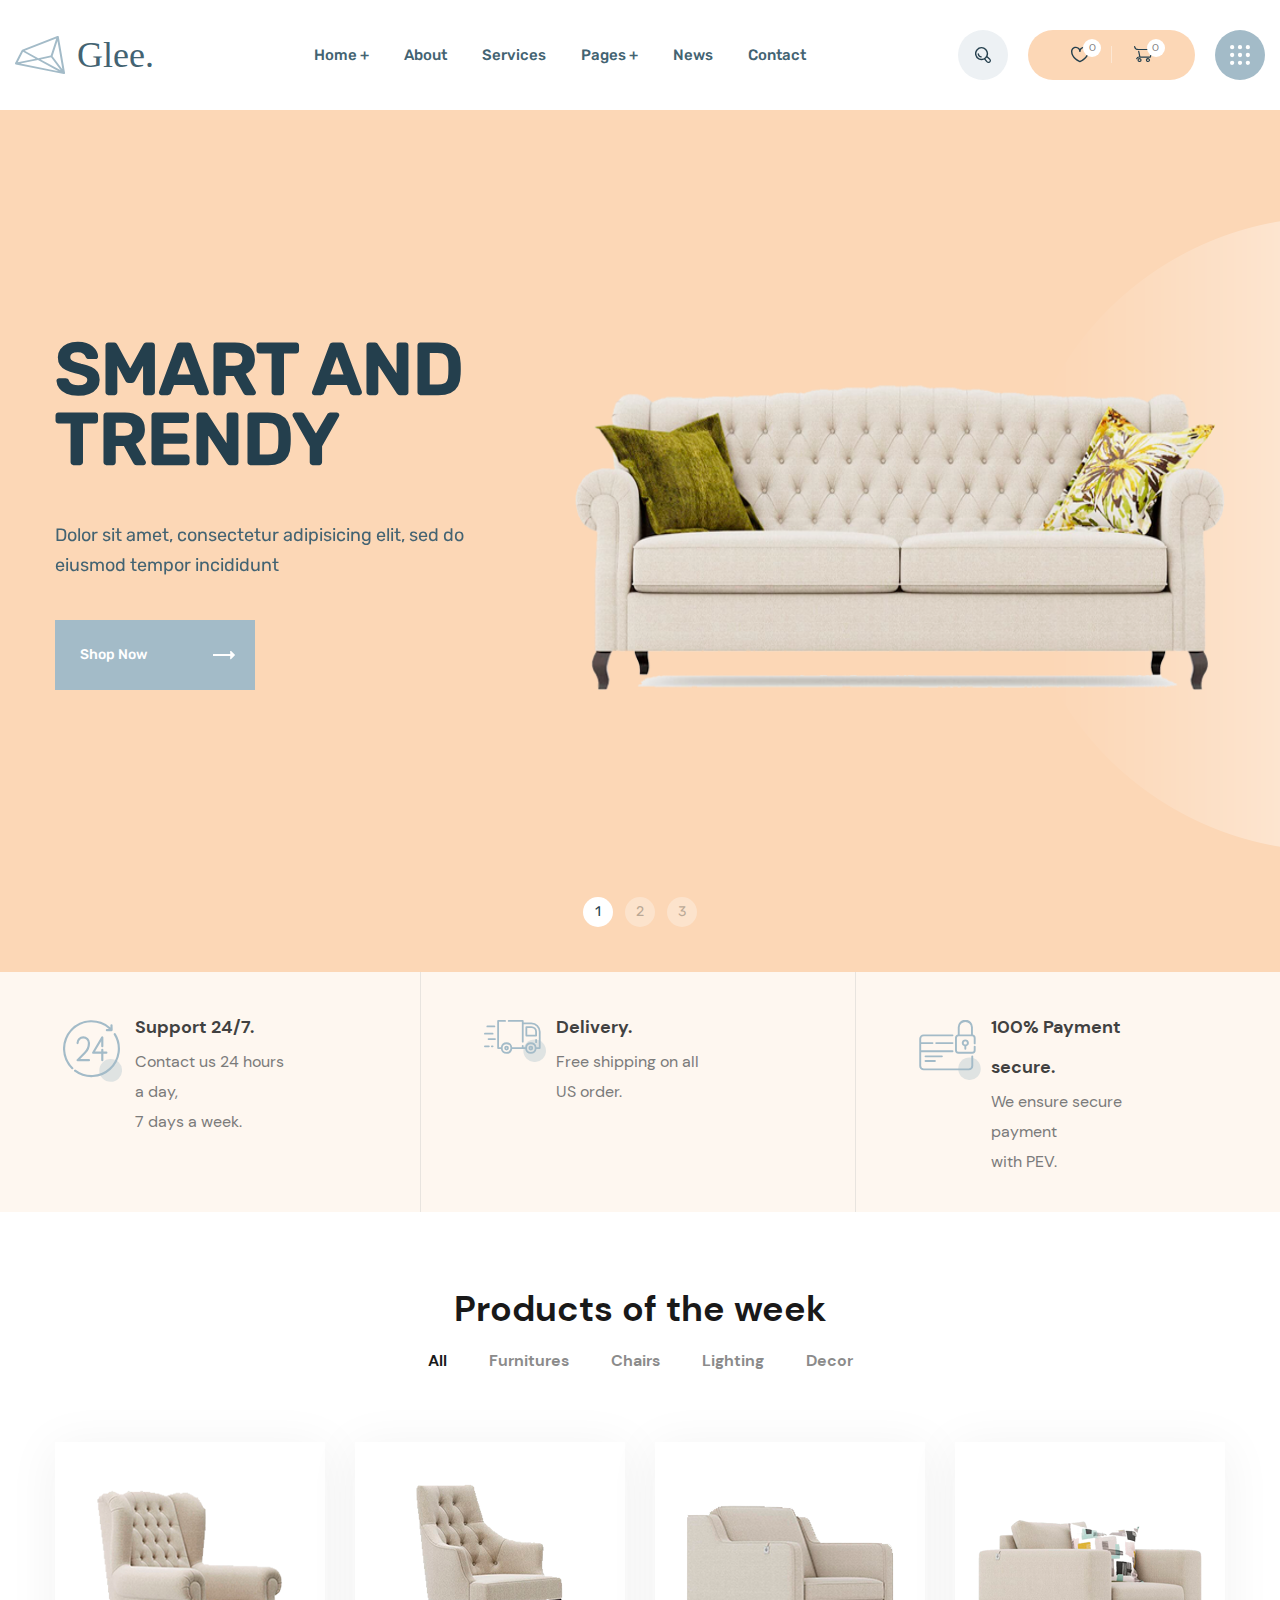
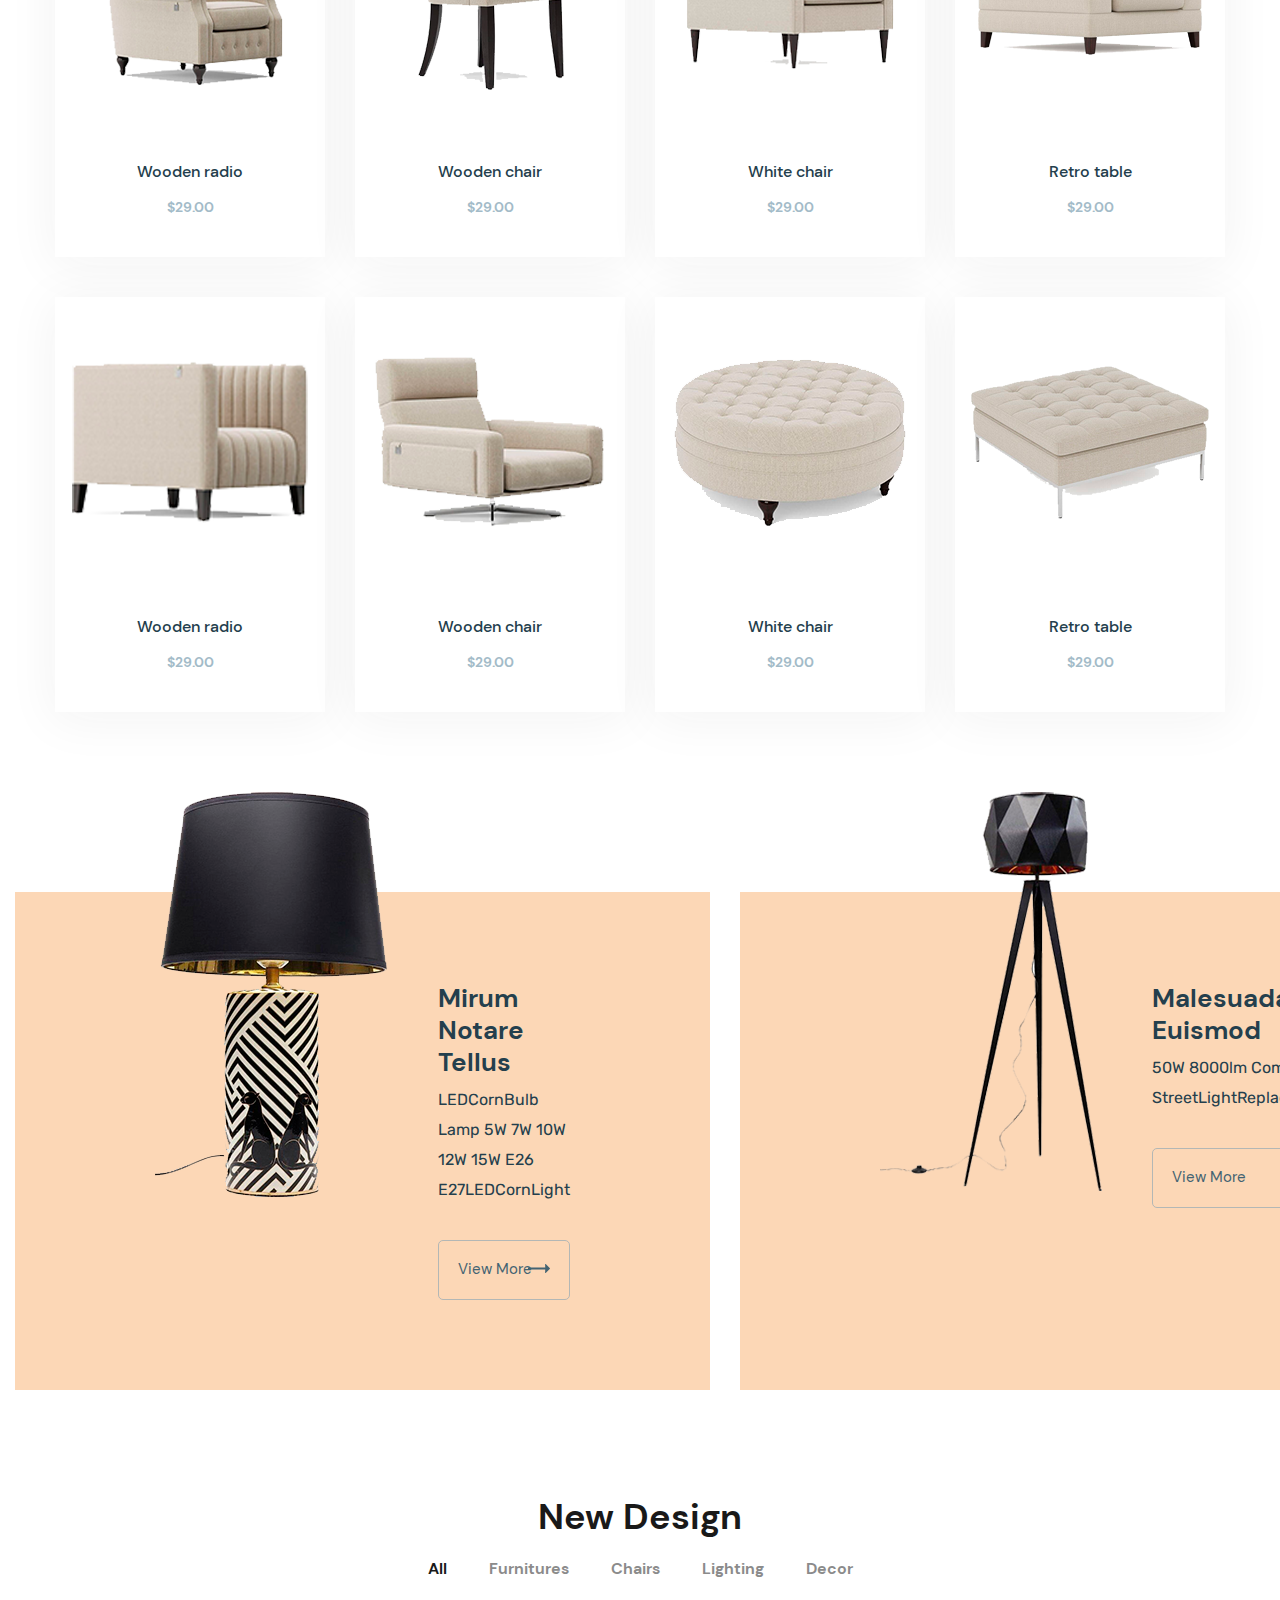
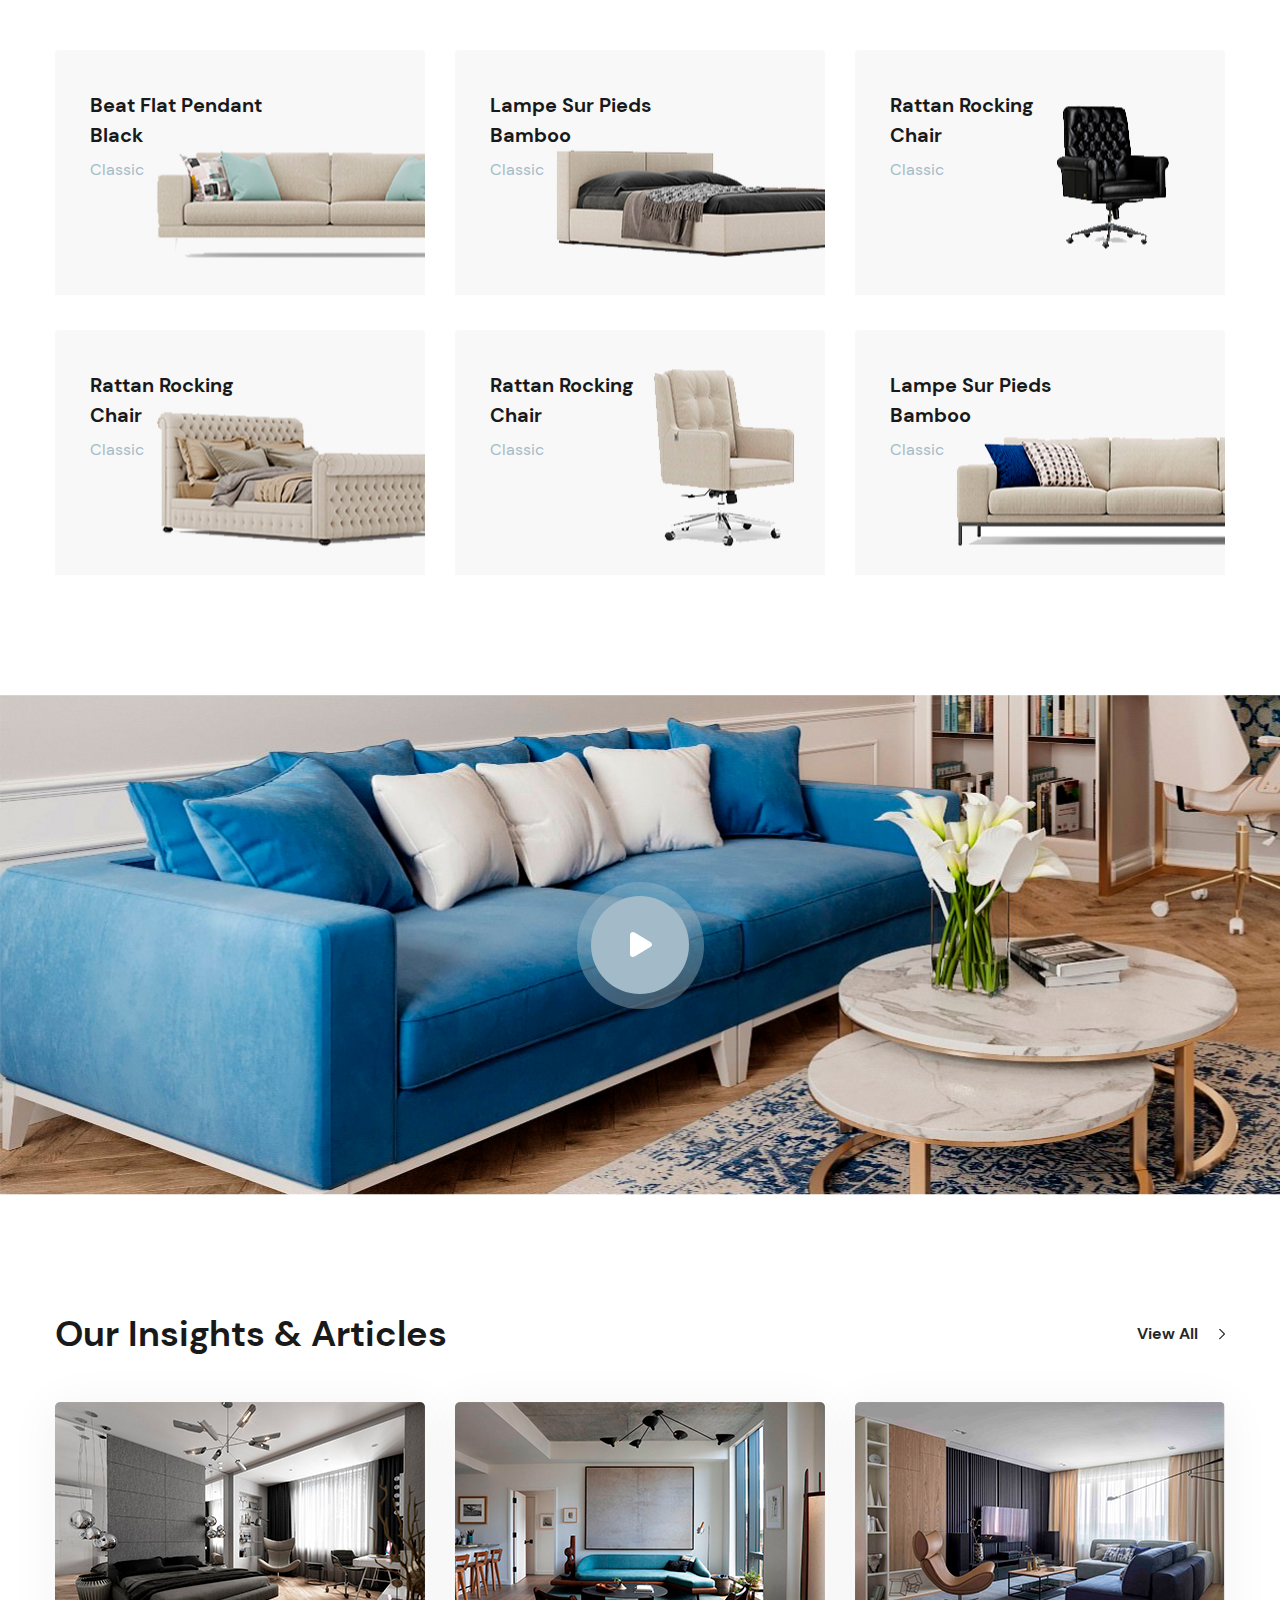
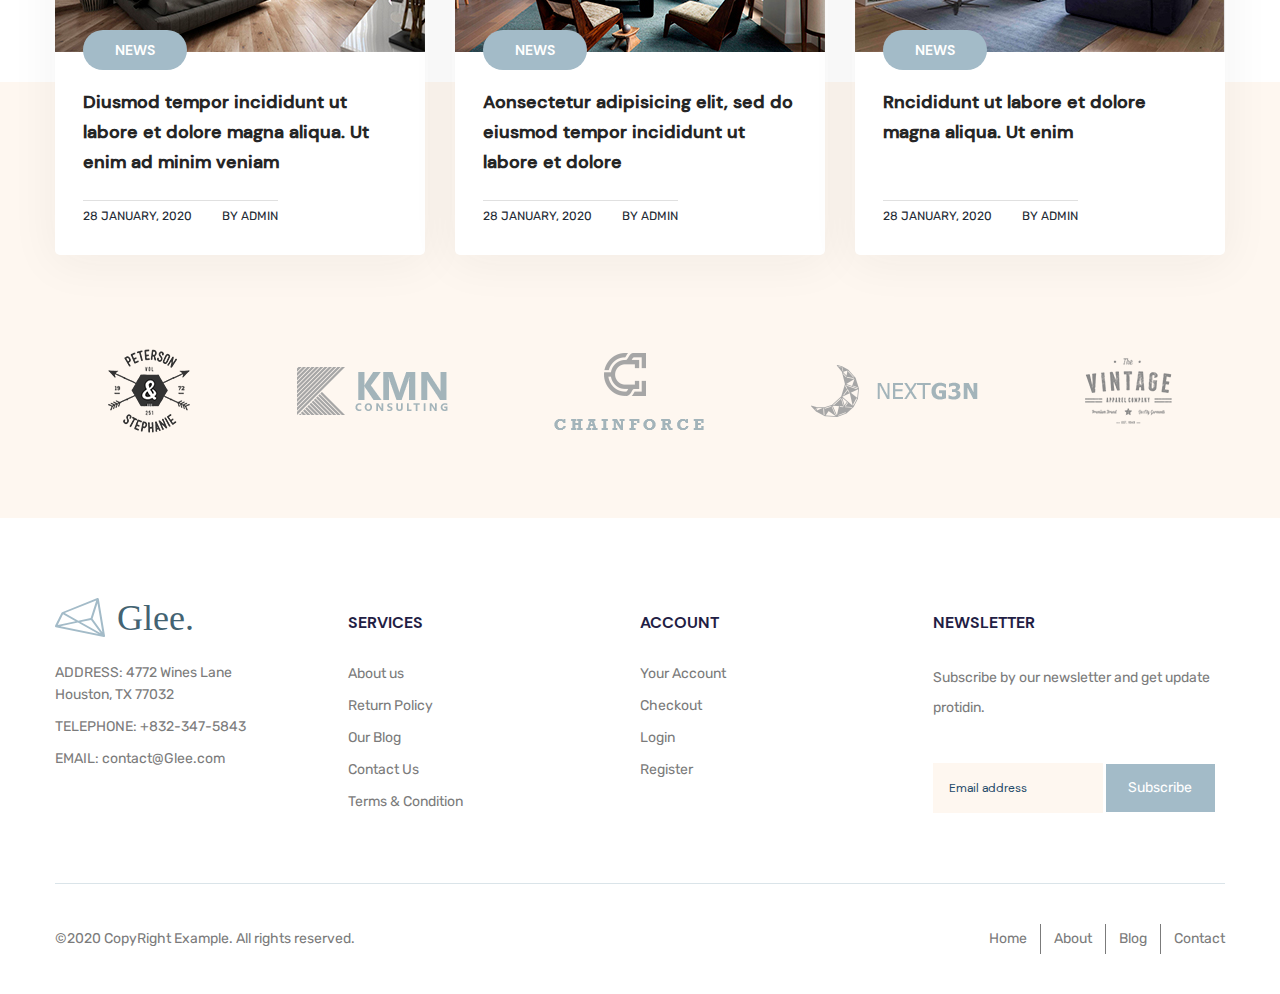
<file: index.html>
<!DOCTYPE html>
<html lang="en">

<head>
  <meta charset="UTF-8">
  <meta name="viewport" content="width=device-width, initial-scale=1.0">
  <title>Document</title>
  <link rel="stylesheet" href="css/style.min.css">
</head>

<body>
  <header class="header">
    <div class="big-container">
      <div class="header__inner">
        <a href="#" class="logo">
          <img class="logo__img" src="images/logo.svg" alt="Лого">
        </a>
        <nav class="menu">
          <ul class="menu__list">
            <li class="menu__list-item">
              <a class="menu__list-link" href="#">
                Home +
              </a>
            </li>
            <li class="menu__list-item">
              <a class="menu__list-link" href="#">
                About
              </a>
            </li>
            <li class="menu__list-item">
              <a class="menu__list-link" href="#">
                Services
              </a>
            </li>
            <li class="menu__list-item">
              <a class="menu__list-link" href="#">
                Pages +
              </a>
            </li>
            <li class="menu__list-item">
              <a class="menu__list-link" href="#">
                News
              </a>
            </li>
            <li class="menu__list-item">
              <a class="menu__list-link" href="#">
                Contact
              </a>
            </li>
          </ul>
        </nav>
        <div class="user-nav">
          <a class="user-nav__search user-nav__item" href="#">
            <img class="user-nav__img" src="images/icons/search.svg" alt="search">
          </a>
          <div class="user-nav__shop user-nav__item">
            <a class="user-nav__shop-link" href="#">
              <img class="user-nav__shop-img" src="images/icons/heart.svg" alt="heart">
              <span>0</span>
            </a>
            <a class="user-nav__shop-link" href="#">
              <img class="user-nav__shop-img" src="images/icons/cart.svg" alt="cart">
              <span>0</span>
            </a>
          </div>
          <a class="user-nav__catalog user-nav__item" href="#">
            <img class="user-nav__img" src="images/icons/catalog.svg" alt="search">
          </a>
        </div>
      </div>
    </div>
  </header>
  <main class="main">
    <section class="top-slider">
      <div class="big-container top-slider__big-container">
        <div class="small-container">
          <div class="top-slider__inner">
            <div class="top-slider__item">
              <div class="top-slider__subitem">
                <h2 class="top-slider__title">
                  SMART AND TRENDY
                </h2>
                <p class="top-slider__text">
                  Dolor sit amet, consectetur adipisicing elit, sed do eiusmod tempor incididunt
                </p>
                <a class="top-slider__link" href="#">
                  Shop Now
                  <img class="top-slider__arrow" src="images/arrow.svg" alt="arrow">
                </a>
              </div>
              <img class="top-slider__img" src="images/slider/slider-img.png" alt="slider img">
            </div>
            <div class="top-slider__item">
              <div class="top-slider__subitem">
                <h2 class="top-slider__title">
                  SMART AND TRENDY
                </h2>
                <p class="top-slider__text">
                  Dolor sit amet, consectetur adipisicing elit, sed do eiusmod tempor incididunt
                </p>
                <a class="top-slider__link" href="#">
                  Shop Now
                  <img class="top-slider__arrow" src="images/arrow.svg" alt="arrow">
                </a>
              </div>
              <img class="top-slider__img" src="images/slider/slider-img.png" alt="slider img">
            </div>
            <div class="top-slider__item">
              <div class="top-slider__subitem">
                <h2 class="top-slider__title">
                  SMART AND TRENDY
                </h2>
                <p class="top-slider__text">
                  Dolor sit amet, consectetur adipisicing elit, sed do eiusmod tempor incididunt
                </p>
                <a class="top-slider__link" href="#">
                  Shop Now
                  <img class="top-slider__arrow" src="images/arrow.svg" alt="arrow">
                </a>
              </div>
              <img class="top-slider__img" src="images/slider/slider-img.png" alt="slider img">
            </div>
          </div>
        </div>
      </div>
    </section>
    <section class="service">
      <div class="big-container service__container">
        <div class="service__inner">
          <div class="service__inner-item service__inner-item--support">
            <h5 class="service__inner-title">
              Support 24/7.
            </h5>
            <p class="service__inner-text">
              Contact us 24 hours a day,
              <span>7 days a week.</span>
            </p>
          </div>
          <div class="service__inner-item service__inner-item--delivery">
            <h5 class="service__inner-title">
              Delivery.
            </h5>
            <p class="service__inner-text">
              Free shipping on all US order.
            </p>
          </div>
          <div class="service__inner-item  service__inner-item--payment">
            <h5 class="service__inner-title">
              100% Payment secure.
            </h5>
            <p class="service__inner-text">
              We ensure secure payment
              <span>with PEV.</span>
            </p>
          </div>
        </div>
      </div>
    </section>
    <section class="products">
      <div class="small-container">
        <div class="products__filter">
          <h3 class="title products__title">
            Products of the week
          </h3>
          <div class="products__list">
            <button class="products__list-item filter-1 " type="button" data-filter="all">
              All
            </button>
            <button class="products__list-item filter-1 " type="button" data-filter=".furnitures">
              Furnitures
            </button>
            <button class="products__list-item filter-1 " type="button" data-filter=".chairs">
              Chairs
            </button>
            <button class="products__list-item filter-1 " type="button" data-filter=".lighting">
              Lighting
            </button>
            <button class="products__list-item filter-1 " type="button" data-filter=".decor">
              Decor
            </button>
          </div>
        </div>

        <div class="products__items">
          <div class="product-item mix furnitures">
            <div class="product-item__img-box">
              <img class="product-item__image" src="images/products/1.png" alt="product image">
              <div class="product-item__link-box">
                <a class="product-item__link" href="#">
                  <svg width="20px" height="20px">
                    <path fill-rule="evenodd" fill="rgb(163, 187, 200)"
                      d="M19.450,19.448 C18.719,20.181 17.531,20.181 16.799,19.448 L12.211,14.860 C13.274,14.178 14.178,13.272 14.862,12.209 L19.450,16.798 C20.183,17.530 20.183,18.718 19.450,19.448 ZM7.500,14.999 C3.358,14.999 -0.000,11.640 -0.000,7.499 C-0.000,3.357 3.358,-0.002 7.500,-0.002 C11.642,-0.002 15.000,3.357 15.000,7.499 C15.000,11.640 11.642,14.999 7.500,14.999 ZM7.500,1.873 C4.398,1.873 1.875,4.397 1.875,7.499 C1.875,10.601 4.398,13.123 7.500,13.123 C10.602,13.123 13.125,10.601 13.125,7.499 C13.125,4.397 10.602,1.873 7.500,1.873 ZM4.375,7.499 L3.125,7.499 C3.125,5.087 5.088,3.123 7.500,3.123 L7.500,4.374 C5.777,4.374 4.375,5.776 4.375,7.499 Z" />
                  </svg>
                </a>
                <a class="product-item__link" href="#">
                  <svg width="22px" height="20px">
                    <path fill-rule="evenodd" fill="rgb(163, 187, 200)"
                      d="M21.934,5.216 L18.217,13.776 C18.082,14.075 17.797,14.264 17.471,14.264 L7.257,14.264 C6.891,14.264 6.565,14.020 6.470,13.667 L3.147,1.629 L0.814,1.629 C0.366,1.629 -0.000,1.262 -0.000,0.814 C-0.000,0.365 0.366,-0.002 0.814,-0.002 L3.757,-0.002 C4.124,-0.002 4.449,0.243 4.544,0.596 L7.867,12.634 L16.929,12.634 L19.940,5.705 L9.902,5.705 C9.454,5.705 9.088,5.338 9.088,4.889 C9.088,4.440 9.454,4.074 9.902,4.074 L21.188,4.074 C21.459,4.074 21.717,4.211 21.866,4.440 C22.015,4.673 22.043,4.957 21.934,5.216 ZM6.484,16.303 C7.501,16.303 8.329,17.131 8.329,18.150 C8.329,19.169 7.501,19.999 6.484,19.999 C5.466,19.999 4.639,19.169 4.639,18.150 C4.639,17.131 5.466,16.303 6.484,16.303 ZM17.892,16.303 C18.909,16.235 19.791,17.009 19.859,18.015 C19.886,18.517 19.737,18.994 19.411,19.360 C19.085,19.740 18.638,19.958 18.149,19.999 C18.109,19.999 18.055,19.999 18.014,19.999 C17.051,19.999 16.250,19.238 16.183,18.273 C16.115,17.267 16.874,16.371 17.892,16.303 Z" />
                  </svg>
                </a>
                <a class="product-item__link" href="#">
                  <svg width="22px" height="18px">
                    <path fill-rule="evenodd" fill="rgb(163, 187, 200)"
                      d="M21.990,5.820 C21.907,4.269 21.250,2.813 20.141,1.720 C19.016,0.610 17.545,-0.001 16.002,-0.001 C13.691,-0.001 12.054,1.784 11.175,2.744 C11.125,2.798 11.071,2.857 11.019,2.913 C10.991,2.882 10.963,2.849 10.936,2.819 C10.132,1.903 8.460,-0.001 5.998,-0.001 C4.455,-0.001 2.985,0.610 1.859,1.720 C0.750,2.813 0.093,4.269 0.010,5.820 C-0.072,7.361 0.320,8.700 1.281,10.158 C2.142,11.466 4.385,13.532 6.044,14.906 C7.749,16.317 9.994,17.999 11.009,17.999 C12.041,17.999 14.278,16.319 15.974,14.912 C17.620,13.545 19.850,11.480 20.720,10.158 C21.366,9.174 22.095,7.792 21.990,5.820 ZM19.614,9.430 C18.982,10.391 17.202,12.166 15.183,13.848 C12.777,15.852 11.352,16.643 11.011,16.674 C10.669,16.639 9.241,15.841 6.823,13.831 C4.793,12.145 3.010,10.377 2.386,9.429 C1.591,8.223 1.266,7.132 1.332,5.891 C1.467,3.372 3.560,1.322 5.998,1.322 C7.861,1.322 9.214,2.864 9.941,3.692 C10.369,4.180 10.604,4.447 11.000,4.447 C11.409,4.447 11.672,4.161 12.151,3.638 C12.945,2.772 14.273,1.322 16.002,1.322 C18.440,1.322 20.533,3.372 20.668,5.891 C20.735,7.145 20.420,8.204 19.614,9.430 Z" />
                  </svg>
                </a>
              </div>
            </div>
            <h5 class="product-item__title">
              Wooden radio
            </h5>
            <p class="product-item__price">
              $29.00
            </p>
          </div>

          <div class="product-item mix chairs">
            <div class="product-item__img-box">
              <img class="product-item__image" src="images/products/2.png" alt="product image">
              <div class="product-item__link-box">
                <a href="" class="product-item__link">
                  <svg width="20px" height="20px">
                    <path fill-rule="evenodd" fill="rgb(163, 187, 200)"
                      d="M19.450,19.448 C18.719,20.181 17.531,20.181 16.799,19.448 L12.211,14.860 C13.274,14.178 14.178,13.272 14.862,12.209 L19.450,16.798 C20.183,17.530 20.183,18.718 19.450,19.448 ZM7.500,14.999 C3.358,14.999 -0.000,11.640 -0.000,7.499 C-0.000,3.357 3.358,-0.002 7.500,-0.002 C11.642,-0.002 15.000,3.357 15.000,7.499 C15.000,11.640 11.642,14.999 7.500,14.999 ZM7.500,1.873 C4.398,1.873 1.875,4.397 1.875,7.499 C1.875,10.601 4.398,13.123 7.500,13.123 C10.602,13.123 13.125,10.601 13.125,7.499 C13.125,4.397 10.602,1.873 7.500,1.873 ZM4.375,7.499 L3.125,7.499 C3.125,5.087 5.088,3.123 7.500,3.123 L7.500,4.374 C5.777,4.374 4.375,5.776 4.375,7.499 Z" />
                  </svg>
                </a>
                <a href="" class="product-item__link">
                  <svg width="22px" height="20px">
                    <path fill-rule="evenodd" fill="rgb(163, 187, 200)"
                      d="M21.934,5.216 L18.217,13.776 C18.082,14.075 17.797,14.264 17.471,14.264 L7.257,14.264 C6.891,14.264 6.565,14.020 6.470,13.667 L3.147,1.629 L0.814,1.629 C0.366,1.629 -0.000,1.262 -0.000,0.814 C-0.000,0.365 0.366,-0.002 0.814,-0.002 L3.757,-0.002 C4.124,-0.002 4.449,0.243 4.544,0.596 L7.867,12.634 L16.929,12.634 L19.940,5.705 L9.902,5.705 C9.454,5.705 9.088,5.338 9.088,4.889 C9.088,4.440 9.454,4.074 9.902,4.074 L21.188,4.074 C21.459,4.074 21.717,4.211 21.866,4.440 C22.015,4.673 22.043,4.957 21.934,5.216 ZM6.484,16.303 C7.501,16.303 8.329,17.131 8.329,18.150 C8.329,19.169 7.501,19.999 6.484,19.999 C5.466,19.999 4.639,19.169 4.639,18.150 C4.639,17.131 5.466,16.303 6.484,16.303 ZM17.892,16.303 C18.909,16.235 19.791,17.009 19.859,18.015 C19.886,18.517 19.737,18.994 19.411,19.360 C19.085,19.740 18.638,19.958 18.149,19.999 C18.109,19.999 18.055,19.999 18.014,19.999 C17.051,19.999 16.250,19.238 16.183,18.273 C16.115,17.267 16.874,16.371 17.892,16.303 Z" />
                  </svg>
                </a>
                <a href="" class="product-item__link">
                  <svg width="22px" height="18px">
                    <path fill-rule="evenodd" fill="rgb(163, 187, 200)"
                      d="M21.990,5.820 C21.907,4.269 21.250,2.813 20.141,1.720 C19.016,0.610 17.545,-0.001 16.002,-0.001 C13.691,-0.001 12.054,1.784 11.175,2.744 C11.125,2.798 11.071,2.857 11.019,2.913 C10.991,2.882 10.963,2.849 10.936,2.819 C10.132,1.903 8.460,-0.001 5.998,-0.001 C4.455,-0.001 2.985,0.610 1.859,1.720 C0.750,2.813 0.093,4.269 0.010,5.820 C-0.072,7.361 0.320,8.700 1.281,10.158 C2.142,11.466 4.385,13.532 6.044,14.906 C7.749,16.317 9.994,17.999 11.009,17.999 C12.041,17.999 14.278,16.319 15.974,14.912 C17.620,13.545 19.850,11.480 20.720,10.158 C21.366,9.174 22.095,7.792 21.990,5.820 ZM19.614,9.430 C18.982,10.391 17.202,12.166 15.183,13.848 C12.777,15.852 11.352,16.643 11.011,16.674 C10.669,16.639 9.241,15.841 6.823,13.831 C4.793,12.145 3.010,10.377 2.386,9.429 C1.591,8.223 1.266,7.132 1.332,5.891 C1.467,3.372 3.560,1.322 5.998,1.322 C7.861,1.322 9.214,2.864 9.941,3.692 C10.369,4.180 10.604,4.447 11.000,4.447 C11.409,4.447 11.672,4.161 12.151,3.638 C12.945,2.772 14.273,1.322 16.002,1.322 C18.440,1.322 20.533,3.372 20.668,5.891 C20.735,7.145 20.420,8.204 19.614,9.430 Z" />
                  </svg>
                </a>
              </div>
            </div>
            <h5 class="product-item__title">
              Wooden chair
            </h5>
            <p class="product-item__price">
              $29.00
            </p>
          </div>

          <div class="product-item mix lighting">
            <div class="product-item__img-box">
              <img class="product-item__image" src="images/products/3.png" alt="product image">
              <div class="product-item__link-box">
                <a href="" class="product-item__link">
                  <svg width="20px" height="20px">
                    <path fill-rule="evenodd" fill="rgb(163, 187, 200)"
                      d="M19.450,19.448 C18.719,20.181 17.531,20.181 16.799,19.448 L12.211,14.860 C13.274,14.178 14.178,13.272 14.862,12.209 L19.450,16.798 C20.183,17.530 20.183,18.718 19.450,19.448 ZM7.500,14.999 C3.358,14.999 -0.000,11.640 -0.000,7.499 C-0.000,3.357 3.358,-0.002 7.500,-0.002 C11.642,-0.002 15.000,3.357 15.000,7.499 C15.000,11.640 11.642,14.999 7.500,14.999 ZM7.500,1.873 C4.398,1.873 1.875,4.397 1.875,7.499 C1.875,10.601 4.398,13.123 7.500,13.123 C10.602,13.123 13.125,10.601 13.125,7.499 C13.125,4.397 10.602,1.873 7.500,1.873 ZM4.375,7.499 L3.125,7.499 C3.125,5.087 5.088,3.123 7.500,3.123 L7.500,4.374 C5.777,4.374 4.375,5.776 4.375,7.499 Z" />
                  </svg>
                </a>
                <a href="" class="product-item__link">
                  <svg width="22px" height="20px">
                    <path fill-rule="evenodd" fill="rgb(163, 187, 200)"
                      d="M21.934,5.216 L18.217,13.776 C18.082,14.075 17.797,14.264 17.471,14.264 L7.257,14.264 C6.891,14.264 6.565,14.020 6.470,13.667 L3.147,1.629 L0.814,1.629 C0.366,1.629 -0.000,1.262 -0.000,0.814 C-0.000,0.365 0.366,-0.002 0.814,-0.002 L3.757,-0.002 C4.124,-0.002 4.449,0.243 4.544,0.596 L7.867,12.634 L16.929,12.634 L19.940,5.705 L9.902,5.705 C9.454,5.705 9.088,5.338 9.088,4.889 C9.088,4.440 9.454,4.074 9.902,4.074 L21.188,4.074 C21.459,4.074 21.717,4.211 21.866,4.440 C22.015,4.673 22.043,4.957 21.934,5.216 ZM6.484,16.303 C7.501,16.303 8.329,17.131 8.329,18.150 C8.329,19.169 7.501,19.999 6.484,19.999 C5.466,19.999 4.639,19.169 4.639,18.150 C4.639,17.131 5.466,16.303 6.484,16.303 ZM17.892,16.303 C18.909,16.235 19.791,17.009 19.859,18.015 C19.886,18.517 19.737,18.994 19.411,19.360 C19.085,19.740 18.638,19.958 18.149,19.999 C18.109,19.999 18.055,19.999 18.014,19.999 C17.051,19.999 16.250,19.238 16.183,18.273 C16.115,17.267 16.874,16.371 17.892,16.303 Z" />
                  </svg>
                </a>
                <a href="" class="product-item__link">
                  <svg width="22px" height="18px">
                    <path fill-rule="evenodd" fill="rgb(163, 187, 200)"
                      d="M21.990,5.820 C21.907,4.269 21.250,2.813 20.141,1.720 C19.016,0.610 17.545,-0.001 16.002,-0.001 C13.691,-0.001 12.054,1.784 11.175,2.744 C11.125,2.798 11.071,2.857 11.019,2.913 C10.991,2.882 10.963,2.849 10.936,2.819 C10.132,1.903 8.460,-0.001 5.998,-0.001 C4.455,-0.001 2.985,0.610 1.859,1.720 C0.750,2.813 0.093,4.269 0.010,5.820 C-0.072,7.361 0.320,8.700 1.281,10.158 C2.142,11.466 4.385,13.532 6.044,14.906 C7.749,16.317 9.994,17.999 11.009,17.999 C12.041,17.999 14.278,16.319 15.974,14.912 C17.620,13.545 19.850,11.480 20.720,10.158 C21.366,9.174 22.095,7.792 21.990,5.820 ZM19.614,9.430 C18.982,10.391 17.202,12.166 15.183,13.848 C12.777,15.852 11.352,16.643 11.011,16.674 C10.669,16.639 9.241,15.841 6.823,13.831 C4.793,12.145 3.010,10.377 2.386,9.429 C1.591,8.223 1.266,7.132 1.332,5.891 C1.467,3.372 3.560,1.322 5.998,1.322 C7.861,1.322 9.214,2.864 9.941,3.692 C10.369,4.180 10.604,4.447 11.000,4.447 C11.409,4.447 11.672,4.161 12.151,3.638 C12.945,2.772 14.273,1.322 16.002,1.322 C18.440,1.322 20.533,3.372 20.668,5.891 C20.735,7.145 20.420,8.204 19.614,9.430 Z" />
                  </svg>
                </a>
              </div>
            </div>
            <h5 class="product-item__title">
              White chair
            </h5>
            <p class="product-item__price">
              $29.00
            </p>
          </div>

          <div class="product-item mix decor">
            <div class="product-item__img-box">
              <img class="product-item__image" src="images/products/4.png" alt="product image">
              <div class="product-item__link-box">
                <a href="" class="product-item__link">
                  <svg width="20px" height="20px">
                    <path fill-rule="evenodd" fill="rgb(163, 187, 200)"
                      d="M19.450,19.448 C18.719,20.181 17.531,20.181 16.799,19.448 L12.211,14.860 C13.274,14.178 14.178,13.272 14.862,12.209 L19.450,16.798 C20.183,17.530 20.183,18.718 19.450,19.448 ZM7.500,14.999 C3.358,14.999 -0.000,11.640 -0.000,7.499 C-0.000,3.357 3.358,-0.002 7.500,-0.002 C11.642,-0.002 15.000,3.357 15.000,7.499 C15.000,11.640 11.642,14.999 7.500,14.999 ZM7.500,1.873 C4.398,1.873 1.875,4.397 1.875,7.499 C1.875,10.601 4.398,13.123 7.500,13.123 C10.602,13.123 13.125,10.601 13.125,7.499 C13.125,4.397 10.602,1.873 7.500,1.873 ZM4.375,7.499 L3.125,7.499 C3.125,5.087 5.088,3.123 7.500,3.123 L7.500,4.374 C5.777,4.374 4.375,5.776 4.375,7.499 Z" />
                  </svg>
                </a>
                <a href="" class="product-item__link">
                  <svg width="22px" height="20px">
                    <path fill-rule="evenodd" fill="rgb(163, 187, 200)"
                      d="M21.934,5.216 L18.217,13.776 C18.082,14.075 17.797,14.264 17.471,14.264 L7.257,14.264 C6.891,14.264 6.565,14.020 6.470,13.667 L3.147,1.629 L0.814,1.629 C0.366,1.629 -0.000,1.262 -0.000,0.814 C-0.000,0.365 0.366,-0.002 0.814,-0.002 L3.757,-0.002 C4.124,-0.002 4.449,0.243 4.544,0.596 L7.867,12.634 L16.929,12.634 L19.940,5.705 L9.902,5.705 C9.454,5.705 9.088,5.338 9.088,4.889 C9.088,4.440 9.454,4.074 9.902,4.074 L21.188,4.074 C21.459,4.074 21.717,4.211 21.866,4.440 C22.015,4.673 22.043,4.957 21.934,5.216 ZM6.484,16.303 C7.501,16.303 8.329,17.131 8.329,18.150 C8.329,19.169 7.501,19.999 6.484,19.999 C5.466,19.999 4.639,19.169 4.639,18.150 C4.639,17.131 5.466,16.303 6.484,16.303 ZM17.892,16.303 C18.909,16.235 19.791,17.009 19.859,18.015 C19.886,18.517 19.737,18.994 19.411,19.360 C19.085,19.740 18.638,19.958 18.149,19.999 C18.109,19.999 18.055,19.999 18.014,19.999 C17.051,19.999 16.250,19.238 16.183,18.273 C16.115,17.267 16.874,16.371 17.892,16.303 Z" />
                  </svg>
                </a>
                <a href="" class="product-item__link">
                  <svg width="22px" height="18px">
                    <path fill-rule="evenodd" fill="rgb(163, 187, 200)"
                      d="M21.990,5.820 C21.907,4.269 21.250,2.813 20.141,1.720 C19.016,0.610 17.545,-0.001 16.002,-0.001 C13.691,-0.001 12.054,1.784 11.175,2.744 C11.125,2.798 11.071,2.857 11.019,2.913 C10.991,2.882 10.963,2.849 10.936,2.819 C10.132,1.903 8.460,-0.001 5.998,-0.001 C4.455,-0.001 2.985,0.610 1.859,1.720 C0.750,2.813 0.093,4.269 0.010,5.820 C-0.072,7.361 0.320,8.700 1.281,10.158 C2.142,11.466 4.385,13.532 6.044,14.906 C7.749,16.317 9.994,17.999 11.009,17.999 C12.041,17.999 14.278,16.319 15.974,14.912 C17.620,13.545 19.850,11.480 20.720,10.158 C21.366,9.174 22.095,7.792 21.990,5.820 ZM19.614,9.430 C18.982,10.391 17.202,12.166 15.183,13.848 C12.777,15.852 11.352,16.643 11.011,16.674 C10.669,16.639 9.241,15.841 6.823,13.831 C4.793,12.145 3.010,10.377 2.386,9.429 C1.591,8.223 1.266,7.132 1.332,5.891 C1.467,3.372 3.560,1.322 5.998,1.322 C7.861,1.322 9.214,2.864 9.941,3.692 C10.369,4.180 10.604,4.447 11.000,4.447 C11.409,4.447 11.672,4.161 12.151,3.638 C12.945,2.772 14.273,1.322 16.002,1.322 C18.440,1.322 20.533,3.372 20.668,5.891 C20.735,7.145 20.420,8.204 19.614,9.430 Z" />
                  </svg>
                </a>
              </div>
            </div>
            <h5 class="product-item__title">
              Retro table
            </h5>
            <p class="product-item__price">
              $29.00
            </p>
          </div>

          <div class="product-item mix furnitures">
            <div class="product-item__img-box">
              <img class="product-item__image" src="images/products/5.png" alt="product image">
              <div class="product-item__link-box">
                <a href="" class="product-item__link">
                  <svg width="20px" height="20px">
                    <path fill-rule="evenodd" fill="rgb(163, 187, 200)"
                      d="M19.450,19.448 C18.719,20.181 17.531,20.181 16.799,19.448 L12.211,14.860 C13.274,14.178 14.178,13.272 14.862,12.209 L19.450,16.798 C20.183,17.530 20.183,18.718 19.450,19.448 ZM7.500,14.999 C3.358,14.999 -0.000,11.640 -0.000,7.499 C-0.000,3.357 3.358,-0.002 7.500,-0.002 C11.642,-0.002 15.000,3.357 15.000,7.499 C15.000,11.640 11.642,14.999 7.500,14.999 ZM7.500,1.873 C4.398,1.873 1.875,4.397 1.875,7.499 C1.875,10.601 4.398,13.123 7.500,13.123 C10.602,13.123 13.125,10.601 13.125,7.499 C13.125,4.397 10.602,1.873 7.500,1.873 ZM4.375,7.499 L3.125,7.499 C3.125,5.087 5.088,3.123 7.500,3.123 L7.500,4.374 C5.777,4.374 4.375,5.776 4.375,7.499 Z" />
                  </svg>
                </a>
                <a href="" class="product-item__link">
                  <svg width="22px" height="20px">
                    <path fill-rule="evenodd" fill="rgb(163, 187, 200)"
                      d="M21.934,5.216 L18.217,13.776 C18.082,14.075 17.797,14.264 17.471,14.264 L7.257,14.264 C6.891,14.264 6.565,14.020 6.470,13.667 L3.147,1.629 L0.814,1.629 C0.366,1.629 -0.000,1.262 -0.000,0.814 C-0.000,0.365 0.366,-0.002 0.814,-0.002 L3.757,-0.002 C4.124,-0.002 4.449,0.243 4.544,0.596 L7.867,12.634 L16.929,12.634 L19.940,5.705 L9.902,5.705 C9.454,5.705 9.088,5.338 9.088,4.889 C9.088,4.440 9.454,4.074 9.902,4.074 L21.188,4.074 C21.459,4.074 21.717,4.211 21.866,4.440 C22.015,4.673 22.043,4.957 21.934,5.216 ZM6.484,16.303 C7.501,16.303 8.329,17.131 8.329,18.150 C8.329,19.169 7.501,19.999 6.484,19.999 C5.466,19.999 4.639,19.169 4.639,18.150 C4.639,17.131 5.466,16.303 6.484,16.303 ZM17.892,16.303 C18.909,16.235 19.791,17.009 19.859,18.015 C19.886,18.517 19.737,18.994 19.411,19.360 C19.085,19.740 18.638,19.958 18.149,19.999 C18.109,19.999 18.055,19.999 18.014,19.999 C17.051,19.999 16.250,19.238 16.183,18.273 C16.115,17.267 16.874,16.371 17.892,16.303 Z" />
                  </svg>
                </a>
                <a href="" class="product-item__link">
                  <svg width="22px" height="18px">
                    <path fill-rule="evenodd" fill="rgb(163, 187, 200)"
                      d="M21.990,5.820 C21.907,4.269 21.250,2.813 20.141,1.720 C19.016,0.610 17.545,-0.001 16.002,-0.001 C13.691,-0.001 12.054,1.784 11.175,2.744 C11.125,2.798 11.071,2.857 11.019,2.913 C10.991,2.882 10.963,2.849 10.936,2.819 C10.132,1.903 8.460,-0.001 5.998,-0.001 C4.455,-0.001 2.985,0.610 1.859,1.720 C0.750,2.813 0.093,4.269 0.010,5.820 C-0.072,7.361 0.320,8.700 1.281,10.158 C2.142,11.466 4.385,13.532 6.044,14.906 C7.749,16.317 9.994,17.999 11.009,17.999 C12.041,17.999 14.278,16.319 15.974,14.912 C17.620,13.545 19.850,11.480 20.720,10.158 C21.366,9.174 22.095,7.792 21.990,5.820 ZM19.614,9.430 C18.982,10.391 17.202,12.166 15.183,13.848 C12.777,15.852 11.352,16.643 11.011,16.674 C10.669,16.639 9.241,15.841 6.823,13.831 C4.793,12.145 3.010,10.377 2.386,9.429 C1.591,8.223 1.266,7.132 1.332,5.891 C1.467,3.372 3.560,1.322 5.998,1.322 C7.861,1.322 9.214,2.864 9.941,3.692 C10.369,4.180 10.604,4.447 11.000,4.447 C11.409,4.447 11.672,4.161 12.151,3.638 C12.945,2.772 14.273,1.322 16.002,1.322 C18.440,1.322 20.533,3.372 20.668,5.891 C20.735,7.145 20.420,8.204 19.614,9.430 Z" />
                  </svg>
                </a>
              </div>
            </div>
            <h5 class="product-item__title">
              Wooden radio
            </h5>
            <p class="product-item__price">
              $29.00
            </p>
          </div>

          <div class="product-item mix chairs">
            <div class="product-item__img-box">
              <img class="product-item__image" src="images/products/6.png" alt="product image">
              <div class="product-item__link-box">
                <a href="" class="product-item__link">
                  <svg width="20px" height="20px">
                    <path fill-rule="evenodd" fill="rgb(163, 187, 200)"
                      d="M19.450,19.448 C18.719,20.181 17.531,20.181 16.799,19.448 L12.211,14.860 C13.274,14.178 14.178,13.272 14.862,12.209 L19.450,16.798 C20.183,17.530 20.183,18.718 19.450,19.448 ZM7.500,14.999 C3.358,14.999 -0.000,11.640 -0.000,7.499 C-0.000,3.357 3.358,-0.002 7.500,-0.002 C11.642,-0.002 15.000,3.357 15.000,7.499 C15.000,11.640 11.642,14.999 7.500,14.999 ZM7.500,1.873 C4.398,1.873 1.875,4.397 1.875,7.499 C1.875,10.601 4.398,13.123 7.500,13.123 C10.602,13.123 13.125,10.601 13.125,7.499 C13.125,4.397 10.602,1.873 7.500,1.873 ZM4.375,7.499 L3.125,7.499 C3.125,5.087 5.088,3.123 7.500,3.123 L7.500,4.374 C5.777,4.374 4.375,5.776 4.375,7.499 Z" />
                  </svg>
                </a>
                <a href="" class="product-item__link">
                  <svg width="22px" height="20px">
                    <path fill-rule="evenodd" fill="rgb(163, 187, 200)"
                      d="M21.934,5.216 L18.217,13.776 C18.082,14.075 17.797,14.264 17.471,14.264 L7.257,14.264 C6.891,14.264 6.565,14.020 6.470,13.667 L3.147,1.629 L0.814,1.629 C0.366,1.629 -0.000,1.262 -0.000,0.814 C-0.000,0.365 0.366,-0.002 0.814,-0.002 L3.757,-0.002 C4.124,-0.002 4.449,0.243 4.544,0.596 L7.867,12.634 L16.929,12.634 L19.940,5.705 L9.902,5.705 C9.454,5.705 9.088,5.338 9.088,4.889 C9.088,4.440 9.454,4.074 9.902,4.074 L21.188,4.074 C21.459,4.074 21.717,4.211 21.866,4.440 C22.015,4.673 22.043,4.957 21.934,5.216 ZM6.484,16.303 C7.501,16.303 8.329,17.131 8.329,18.150 C8.329,19.169 7.501,19.999 6.484,19.999 C5.466,19.999 4.639,19.169 4.639,18.150 C4.639,17.131 5.466,16.303 6.484,16.303 ZM17.892,16.303 C18.909,16.235 19.791,17.009 19.859,18.015 C19.886,18.517 19.737,18.994 19.411,19.360 C19.085,19.740 18.638,19.958 18.149,19.999 C18.109,19.999 18.055,19.999 18.014,19.999 C17.051,19.999 16.250,19.238 16.183,18.273 C16.115,17.267 16.874,16.371 17.892,16.303 Z" />
                  </svg>
                </a>
                <a href="" class="product-item__link">
                  <svg width="22px" height="18px">
                    <path fill-rule="evenodd" fill="rgb(163, 187, 200)"
                      d="M21.990,5.820 C21.907,4.269 21.250,2.813 20.141,1.720 C19.016,0.610 17.545,-0.001 16.002,-0.001 C13.691,-0.001 12.054,1.784 11.175,2.744 C11.125,2.798 11.071,2.857 11.019,2.913 C10.991,2.882 10.963,2.849 10.936,2.819 C10.132,1.903 8.460,-0.001 5.998,-0.001 C4.455,-0.001 2.985,0.610 1.859,1.720 C0.750,2.813 0.093,4.269 0.010,5.820 C-0.072,7.361 0.320,8.700 1.281,10.158 C2.142,11.466 4.385,13.532 6.044,14.906 C7.749,16.317 9.994,17.999 11.009,17.999 C12.041,17.999 14.278,16.319 15.974,14.912 C17.620,13.545 19.850,11.480 20.720,10.158 C21.366,9.174 22.095,7.792 21.990,5.820 ZM19.614,9.430 C18.982,10.391 17.202,12.166 15.183,13.848 C12.777,15.852 11.352,16.643 11.011,16.674 C10.669,16.639 9.241,15.841 6.823,13.831 C4.793,12.145 3.010,10.377 2.386,9.429 C1.591,8.223 1.266,7.132 1.332,5.891 C1.467,3.372 3.560,1.322 5.998,1.322 C7.861,1.322 9.214,2.864 9.941,3.692 C10.369,4.180 10.604,4.447 11.000,4.447 C11.409,4.447 11.672,4.161 12.151,3.638 C12.945,2.772 14.273,1.322 16.002,1.322 C18.440,1.322 20.533,3.372 20.668,5.891 C20.735,7.145 20.420,8.204 19.614,9.430 Z" />
                  </svg>
                </a>
              </div>
            </div>
            <h5 class="product-item__title">
              Wooden chair
            </h5>
            <p class="product-item__price">
              $29.00
            </p>
          </div>

          <div class="product-item mix lighting">
            <div class="product-item__img-box">
              <img class="product-item__image" src="images/products/7.png" alt="product image">
              <div class="product-item__link-box">
                <a href="" class="product-item__link">
                  <svg width="20px" height="20px">
                    <path fill-rule="evenodd" fill="rgb(163, 187, 200)"
                      d="M19.450,19.448 C18.719,20.181 17.531,20.181 16.799,19.448 L12.211,14.860 C13.274,14.178 14.178,13.272 14.862,12.209 L19.450,16.798 C20.183,17.530 20.183,18.718 19.450,19.448 ZM7.500,14.999 C3.358,14.999 -0.000,11.640 -0.000,7.499 C-0.000,3.357 3.358,-0.002 7.500,-0.002 C11.642,-0.002 15.000,3.357 15.000,7.499 C15.000,11.640 11.642,14.999 7.500,14.999 ZM7.500,1.873 C4.398,1.873 1.875,4.397 1.875,7.499 C1.875,10.601 4.398,13.123 7.500,13.123 C10.602,13.123 13.125,10.601 13.125,7.499 C13.125,4.397 10.602,1.873 7.500,1.873 ZM4.375,7.499 L3.125,7.499 C3.125,5.087 5.088,3.123 7.500,3.123 L7.500,4.374 C5.777,4.374 4.375,5.776 4.375,7.499 Z" />
                  </svg>
                </a>
                <a href="" class="product-item__link">
                  <svg width="22px" height="20px">
                    <path fill-rule="evenodd" fill="rgb(163, 187, 200)"
                      d="M21.934,5.216 L18.217,13.776 C18.082,14.075 17.797,14.264 17.471,14.264 L7.257,14.264 C6.891,14.264 6.565,14.020 6.470,13.667 L3.147,1.629 L0.814,1.629 C0.366,1.629 -0.000,1.262 -0.000,0.814 C-0.000,0.365 0.366,-0.002 0.814,-0.002 L3.757,-0.002 C4.124,-0.002 4.449,0.243 4.544,0.596 L7.867,12.634 L16.929,12.634 L19.940,5.705 L9.902,5.705 C9.454,5.705 9.088,5.338 9.088,4.889 C9.088,4.440 9.454,4.074 9.902,4.074 L21.188,4.074 C21.459,4.074 21.717,4.211 21.866,4.440 C22.015,4.673 22.043,4.957 21.934,5.216 ZM6.484,16.303 C7.501,16.303 8.329,17.131 8.329,18.150 C8.329,19.169 7.501,19.999 6.484,19.999 C5.466,19.999 4.639,19.169 4.639,18.150 C4.639,17.131 5.466,16.303 6.484,16.303 ZM17.892,16.303 C18.909,16.235 19.791,17.009 19.859,18.015 C19.886,18.517 19.737,18.994 19.411,19.360 C19.085,19.740 18.638,19.958 18.149,19.999 C18.109,19.999 18.055,19.999 18.014,19.999 C17.051,19.999 16.250,19.238 16.183,18.273 C16.115,17.267 16.874,16.371 17.892,16.303 Z" />
                  </svg>
                </a>
                <a href="" class="product-item__link">
                  <svg width="22px" height="18px">
                    <path fill-rule="evenodd" fill="rgb(163, 187, 200)"
                      d="M21.990,5.820 C21.907,4.269 21.250,2.813 20.141,1.720 C19.016,0.610 17.545,-0.001 16.002,-0.001 C13.691,-0.001 12.054,1.784 11.175,2.744 C11.125,2.798 11.071,2.857 11.019,2.913 C10.991,2.882 10.963,2.849 10.936,2.819 C10.132,1.903 8.460,-0.001 5.998,-0.001 C4.455,-0.001 2.985,0.610 1.859,1.720 C0.750,2.813 0.093,4.269 0.010,5.820 C-0.072,7.361 0.320,8.700 1.281,10.158 C2.142,11.466 4.385,13.532 6.044,14.906 C7.749,16.317 9.994,17.999 11.009,17.999 C12.041,17.999 14.278,16.319 15.974,14.912 C17.620,13.545 19.850,11.480 20.720,10.158 C21.366,9.174 22.095,7.792 21.990,5.820 ZM19.614,9.430 C18.982,10.391 17.202,12.166 15.183,13.848 C12.777,15.852 11.352,16.643 11.011,16.674 C10.669,16.639 9.241,15.841 6.823,13.831 C4.793,12.145 3.010,10.377 2.386,9.429 C1.591,8.223 1.266,7.132 1.332,5.891 C1.467,3.372 3.560,1.322 5.998,1.322 C7.861,1.322 9.214,2.864 9.941,3.692 C10.369,4.180 10.604,4.447 11.000,4.447 C11.409,4.447 11.672,4.161 12.151,3.638 C12.945,2.772 14.273,1.322 16.002,1.322 C18.440,1.322 20.533,3.372 20.668,5.891 C20.735,7.145 20.420,8.204 19.614,9.430 Z" />
                  </svg>
                </a>
              </div>
            </div>
            <h5 class="product-item__title">
              White chair
            </h5>
            <p class="product-item__price">
              $29.00
            </p>
          </div>

          <div class="product-item mix decor">
            <div class="product-item__img-box">
              <img class="product-item__image" src="images/products/8.png" alt="product image">
              <div class="product-item__link-box">
                <a href="" class="product-item__link">
                  <svg width="20px" height="20px">
                    <path fill-rule="evenodd" fill="rgb(163, 187, 200)"
                      d="M19.450,19.448 C18.719,20.181 17.531,20.181 16.799,19.448 L12.211,14.860 C13.274,14.178 14.178,13.272 14.862,12.209 L19.450,16.798 C20.183,17.530 20.183,18.718 19.450,19.448 ZM7.500,14.999 C3.358,14.999 -0.000,11.640 -0.000,7.499 C-0.000,3.357 3.358,-0.002 7.500,-0.002 C11.642,-0.002 15.000,3.357 15.000,7.499 C15.000,11.640 11.642,14.999 7.500,14.999 ZM7.500,1.873 C4.398,1.873 1.875,4.397 1.875,7.499 C1.875,10.601 4.398,13.123 7.500,13.123 C10.602,13.123 13.125,10.601 13.125,7.499 C13.125,4.397 10.602,1.873 7.500,1.873 ZM4.375,7.499 L3.125,7.499 C3.125,5.087 5.088,3.123 7.500,3.123 L7.500,4.374 C5.777,4.374 4.375,5.776 4.375,7.499 Z" />
                  </svg>
                </a>
                <a href="" class="product-item__link">
                  <svg width="22px" height="20px">
                    <path fill-rule="evenodd" fill="rgb(163, 187, 200)"
                      d="M21.934,5.216 L18.217,13.776 C18.082,14.075 17.797,14.264 17.471,14.264 L7.257,14.264 C6.891,14.264 6.565,14.020 6.470,13.667 L3.147,1.629 L0.814,1.629 C0.366,1.629 -0.000,1.262 -0.000,0.814 C-0.000,0.365 0.366,-0.002 0.814,-0.002 L3.757,-0.002 C4.124,-0.002 4.449,0.243 4.544,0.596 L7.867,12.634 L16.929,12.634 L19.940,5.705 L9.902,5.705 C9.454,5.705 9.088,5.338 9.088,4.889 C9.088,4.440 9.454,4.074 9.902,4.074 L21.188,4.074 C21.459,4.074 21.717,4.211 21.866,4.440 C22.015,4.673 22.043,4.957 21.934,5.216 ZM6.484,16.303 C7.501,16.303 8.329,17.131 8.329,18.150 C8.329,19.169 7.501,19.999 6.484,19.999 C5.466,19.999 4.639,19.169 4.639,18.150 C4.639,17.131 5.466,16.303 6.484,16.303 ZM17.892,16.303 C18.909,16.235 19.791,17.009 19.859,18.015 C19.886,18.517 19.737,18.994 19.411,19.360 C19.085,19.740 18.638,19.958 18.149,19.999 C18.109,19.999 18.055,19.999 18.014,19.999 C17.051,19.999 16.250,19.238 16.183,18.273 C16.115,17.267 16.874,16.371 17.892,16.303 Z" />
                  </svg>
                </a>
                <a href="" class="product-item__link">
                  <svg width="22px" height="18px">
                    <path fill-rule="evenodd" fill="rgb(163, 187, 200)"
                      d="M21.990,5.820 C21.907,4.269 21.250,2.813 20.141,1.720 C19.016,0.610 17.545,-0.001 16.002,-0.001 C13.691,-0.001 12.054,1.784 11.175,2.744 C11.125,2.798 11.071,2.857 11.019,2.913 C10.991,2.882 10.963,2.849 10.936,2.819 C10.132,1.903 8.460,-0.001 5.998,-0.001 C4.455,-0.001 2.985,0.610 1.859,1.720 C0.750,2.813 0.093,4.269 0.010,5.820 C-0.072,7.361 0.320,8.700 1.281,10.158 C2.142,11.466 4.385,13.532 6.044,14.906 C7.749,16.317 9.994,17.999 11.009,17.999 C12.041,17.999 14.278,16.319 15.974,14.912 C17.620,13.545 19.850,11.480 20.720,10.158 C21.366,9.174 22.095,7.792 21.990,5.820 ZM19.614,9.430 C18.982,10.391 17.202,12.166 15.183,13.848 C12.777,15.852 11.352,16.643 11.011,16.674 C10.669,16.639 9.241,15.841 6.823,13.831 C4.793,12.145 3.010,10.377 2.386,9.429 C1.591,8.223 1.266,7.132 1.332,5.891 C1.467,3.372 3.560,1.322 5.998,1.322 C7.861,1.322 9.214,2.864 9.941,3.692 C10.369,4.180 10.604,4.447 11.000,4.447 C11.409,4.447 11.672,4.161 12.151,3.638 C12.945,2.772 14.273,1.322 16.002,1.322 C18.440,1.322 20.533,3.372 20.668,5.891 C20.735,7.145 20.420,8.204 19.614,9.430 Z" />
                  </svg>
                </a>
              </div>
            </div>
            <h5 class="product-item__title">
              Retro table
            </h5>
            <p class="product-item__price">
              $29.00
            </p>
          </div>
        </div>
      </div>
    </section>
    <section class="recommend">
      <div class="big-container">
        <div class="recommend__inner">
          <div class="recommend-item">
            <div class="recommend-item__img-box">
              <img class="recommend-item__img" src="images/recommend/1.png" alt="recommend image">
            </div>
            <div class="recommend-item__box">
              <h4 class="recommend-item__title">
                Mirum Notare Tellus
              </h4>
              <p class="recommend-item__text">
                LEDCornBulb Lamp 5W 7W 10W 12W 15W E26 E27LEDCornLight
              </p>
              <a class="link recommend-item__link" href="#">
                View More
              </a>
            </div>
          </div>

          <div class="recommend-item">
            <div class="recommend-item__img-box">
              <img class="recommend-item__img" src="images/recommend/2.png" alt="recommend image">
            </div>
            <div class="recommend-item__box">
              <h4 class="recommend-item__title">
                Malesuada Tempor
                Euismod
              </h4>
              <p class="recommend-item__text">
                50W 8000lm Compact Size for HID StreetLightReplacementLEDCornLight
              </p>
              <a class="link recommend-item__link" href="#">
                View More
              </a>
            </div>
          </div>
        </div>
      </div>
    </section>
    <section class="products new-products">
      <div class="small-container">
        <div class="products__filter">
          <h3 class="title products__title">
            New Design
          </h3>
          <div class="products__list">
            <button class="products__list-item filter-2" type="button" data-filter="all">
              All
            </button>
            <button class="products__list-item filter-2" type="button" data-filter=".new-furnitures">
              Furnitures
            </button>
            <button class="products__list-item filter-2" type="button" data-filter=".new-chairs">
              Chairs
            </button>
            <button class="products__list-item filter-2" type="button" data-filter=".new-lighting">
              Lighting
            </button>
            <button class="products__list-item filter-2" type="button" data-filter=".new-decor">
              Decor
            </button>
          </div>
        </div>

        <div class="new-products__items">

          <div class="new-product-item mix new-furnitures" style="background-image: url('images/new-products/1.jpg');">
            <h4 class="new-product-item__title">
              <a href="#" class="new-product-item__link">
                Beat Flat Pendant Black
              </a>
            </h4>
            <p class="new-product-item__subtitle">
              Classic
            </p>
          </div>

          <div class="new-product-item mix new-furnitures" style="background-image: url('images/new-products/2.jpg');">
            <h4 class="new-product-item__title">
              <a href="#" class="new-product-item__link">
                Lampe Sur Pieds Bamboo
              </a>
            </h4>
            <p class="new-product-item__subtitle">
              Classic
            </p>
          </div>

          <div class="new-product-item mix new-chairs" style="background-image: url('images/new-products/3.jpg');">
            <h4 class="new-product-item__title">
              <a href="#" class="new-product-item__link">
                Rattan Rocking Chair
              </a>
            </h4>
            <p class="new-product-item__subtitle">
              Classic
            </p>
          </div>

          <div class="new-product-item mix new-lighting" style="background-image: url('images/new-products/4.jpg');">
            <h4 class="new-product-item__title">
              <a href="#" class="new-product-item__link">
                Rattan Rocking Chair
              </a>
            </h4>
            <p class="new-product-item__subtitle">
              Classic
            </p>
          </div>

          <div class="new-product-item mix new-lighting" style="background-image: url('images/new-products/5.jpg');">
            <h4 class="new-product-item__title">
              <a href="#" class="new-product-item__link">
                Rattan Rocking Chair
              </a>
            </h4>
            <p class="new-product-item__subtitle">
              Classic
            </p>
          </div>

          <div class="new-product-item mix new-decor" style="background-image: url('images/new-products/6.jpg');">
            <h4 class="new-product-item__title">
              <a href="#" class="new-product-item__link">
                Lampe Sur Pieds Bamboo
              </a>
            </h4>
            <p class="new-product-item__subtitle">
              Classic
            </p>
          </div>

        </div>
      </div>
    </section>
    <div class="video" style="background-image: url('images/video-bg.jpg');">
      <a data-fancybox href="https://www.youtube.com/watch?v=_sI_Ps7JSEk">
        <img src="images/icons/video-play.svg" alt="video play" class="video__play">
      </a>
    </div>
    <section class="blog">
      <div class="small-container">
        <div class="blog__inner">
          <div class="blog__top">
            <h3 class="title blog__title">
              Our Insights & Articles
            </h3>
            <a class="blog__link" href="#">
              View All
            </a>
          </div>
          <div class="blog__items">

            <div class="blog__item">
              <a class="blog__item-imgbox">
                <img class="blog__item-img" src="images/articles/1.jpg" alt="blog image">
                <span class="blog__item-type">NEWS</span>
              </a>
              <div class="blog__item-article">
                <a class="blog__item-title__titlelink" href="#">
                  <h4 class="blog__item-title">
                    Diusmod tempor incididunt ut labore et dolore magna aliqua. Ut enim ad minim veniam
                  </h4>
                </a>
                <div class="blog__item-info">
                  <div class="blog__item-date">
                    28 JANUARY, 2020
                  </div>
                  <a class="blog__item-author" href="#">
                    BY ADMIN
                  </a>
                </div>
              </div>
            </div>

            <div class="blog__item">
              <a class="blog__item-imgbox">
                <img class="blog__item-img" src="images/articles/2.jpg" alt="blog image">
                <span class="blog__item-type">NEWS</span>
              </a>
              <div class="blog__item-article">
                <a class="blog__item-title__titlelink" href="#">
                  <h4 class="blog__item-title">
                   Aonsectetur adipisicing elit, sed do eiusmod tempor incididunt ut labore et dolore 
                  </h4>
                </a>
                <div class="blog__item-info">
                  <div class="blog__item-date">
                    28 JANUARY, 2020
                  </div>
                  <a class="blog__item-author" href="#">
                    BY ADMIN
                  </a>
                </div>
              </div>
            </div>

            <div class="blog__item">
              <a class="blog__item-imgbox">
                <img class="blog__item-img" src="images/articles/3.jpg" alt="blog image">
                <span class="blog__item-type">NEWS</span>
              </a>
              <div class="blog__item-article">
                <a class="blog__item-title__titlelink" href="#">
                  <h4 class="blog__item-title">
                    Rncididunt ut labore et dolore magna aliqua. Ut enim 
                  </h4>
                </a>
                <div class="blog__item-info">
                  <div class="blog__item-date">
                    28 JANUARY, 2020
                  </div>
                  <a class="blog__item-author" href="#">
                    BY ADMIN
                  </a>
                </div>
              </div>
            </div>
          </div>
        </div>
        <div class="partners">
          <img class="partners__img" src="images/partners/1.png" alt="partners image">
          <img class="partners__img" src="images/partners/2.png" alt="partners image">
          <img class="partners__img" src="images/partners/3.png" alt="partners image">
          <img class="partners__img" src="images/partners/4.png" alt="partners image">
          <img class="partners__img" src="images/partners/5.png" alt="partners image">
        </div>
      </div>
    </section>
  </main>
  <footer class="footer">
    <div class="small-container">
      <div class="footer-top">
        <div class="footer-top__contact">
          <a href="#" class="logo footer-top__logo">
            <img class="logo__img" src="images/logo.svg" alt="Лого">
          </a>
          <ul class="footer-top__list">
            <li class="footer-top__item">
              ADDRESS: 4772 Wines Lane <br>
              Houston, TX 77032
            </li>
            <li class="footer-top__item">
              <a class="footer-top__item-link" href="tel:+8323475843">
                TELEPHONE: +832-347-5843
              </a>
            </li>
            <li class="footer-top__item">
              <a class="footer-top__item-link" href="mailto:contact@Glee.com">
                EMAIL: contact@Glee.com
              </a>
            </li>
          </ul>
        </div>
        <div class="footer-top__nav">
          <h5 class="footer-top__title">
            Services
          </h5>
          <ul class="footer-top__list">
            <li class="footer-top__item">
              <a class="footer-top__link" href="#">
                About us
              </a>
            </li>
            <li class="footer-top__item">
              <a class="footer-top__link" href="#">
                Return Policy
              </a>
            </li>
            <li class="footer-top__item">
              <a class="footer-top__link" href="#">
                Our Blog
              </a>
            </li>
            <li class="footer-top__item">
              <a class="footer-top__link" href="#">
                Contact Us
              </a>
            </li>
            <li class="footer-top__item">
              <a class="footer-top__link" href="#">
                Terms & Condition
              </a>
            </li>
          </ul>
        </div>
        <div class="footer-top__nav">
          <h5 class="footer-top__title">
            Account
          </h5>
          <ul class="footer-top__list">
            <li class="footer-top__item">
              <a class="footer-top__link" href="#">
                Your Account
              </a>
            </li>
            <li class="footer-top__item">
              <a class="footer-top__link" href="#">
                Checkout
              </a>
            </li>
            <li class="footer-top__item">
              <a class="footer-top__link" href="#">
                Login
              </a>
            </li>
            <li class="footer-top__item">
              <a class="footer-top__link" href="#">
                Register
              </a>
            </li>
          </ul>
        </div>
        <div class="footer-top__news">
          <h5 class="footer-top__title">
            newsletter
          </h5>
          <p class="footer-top__text">
            Subscribe by our newsletter and get
            update protidin.
          </p>
          <form class="footer-top__form" action="#">
            <input class="footer-top__input" type="email" placeholder="Email address">
            <button class=" btn footer-top__btn" type="submit">Subscribe</button>
          </form>
        </div>
      </div>
      <div class="footer-bottom">
        <p class="footer-bottom__copy">
          ©2020 CopyRight Example. All rights reserved.
        </p>
        <ul class="footer-bottom__menu">
          <li class="footer-bottom__menu-item">
            <a class="footer-bottom__menu-link" href="#">
              Home
            </a>
          </li>
          <li class="footer-bottom__menu-item">
            <a class="footer-bottom__menu-link" href="#">
              About
            </a>
          </li>
          <li class="footer-bottom__menu-item">
            <a class="footer-bottom__menu-link" href="#">
              Blog
            </a>
          </li>
          <li class="footer-bottom__menu-item">
            <a class="footer-bottom__menu-link" href="#">
              Contact
            </a>
          </li>
        </ul>
      </div>
    </div>
  </footer>
  <script src="js/main.min.js"></script>
</body>

</html>
</file>
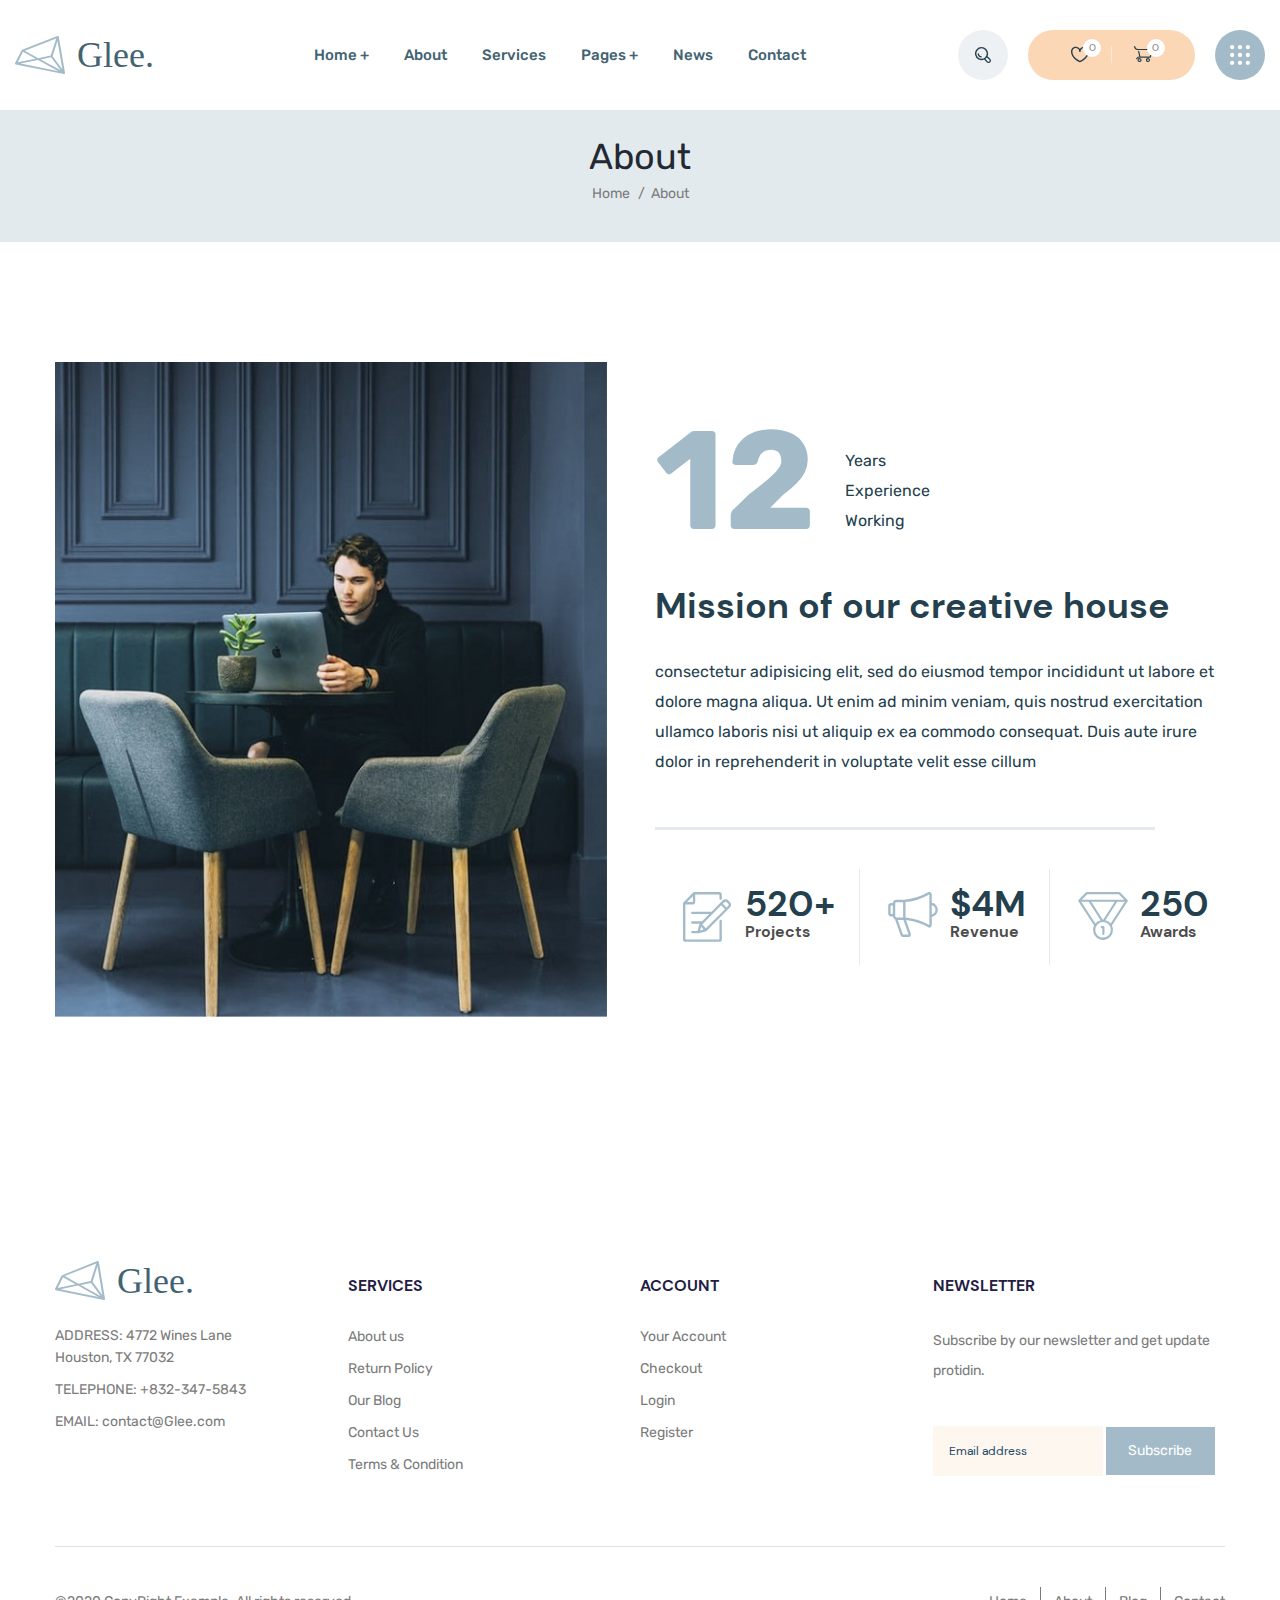
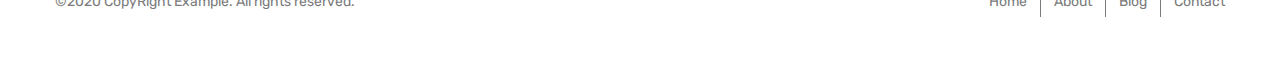
<file: about.html>
<!DOCTYPE html>
<html lang="en">

<head>
  <meta charset="UTF-8">
  <meta name="viewport" content="width=device-width, initial-scale=1.0">
  <title>Document</title>
  <link rel="stylesheet" href="css/style.min.css">
</head>

<body>
  <header class="header">
    <div class="big-container">
      <div class="header__inner">
        <a href="#" class="logo">
          <img class="logo__img" src="images/logo.svg" alt="Лого">
        </a>
        <nav class="menu">
          <ul class="menu__list">
            <li class="menu__list-item">
              <a class="menu__list-link" href="#">
                Home +
              </a>
            </li>
            <li class="menu__list-item">
              <a class="menu__list-link" href="#">
                About
              </a>
            </li>
            <li class="menu__list-item">
              <a class="menu__list-link" href="#">
                Services
              </a>
            </li>
            <li class="menu__list-item">
              <a class="menu__list-link" href="#">
                Pages +
              </a>
            </li>
            <li class="menu__list-item">
              <a class="menu__list-link" href="#">
                News
              </a>
            </li>
            <li class="menu__list-item">
              <a class="menu__list-link" href="#">
                Contact
              </a>
            </li>
          </ul>
        </nav>
        <div class="user-nav">
          <a class="user-nav__search user-nav__item" href="#">
            <img class="user-nav__img" src="images/icons/search.svg" alt="search">
          </a>
          <div class="user-nav__shop user-nav__item">
            <a class="user-nav__shop-link" href="#">
              <img class="user-nav__shop-img" src="images/icons/heart.svg" alt="heart">
              <span>0</span>
            </a>
            <a class="user-nav__shop-link" href="#">
              <img class="user-nav__shop-img" src="images/icons/cart.svg" alt="cart">
              <span>0</span>
            </a>
          </div>
          <a class="user-nav__catalog user-nav__item" href="#">
            <img class="user-nav__img" src="images/icons/catalog.svg" alt="search">
          </a>
        </div>
      </div>
    </div>
  </header>
  <main class="main">
    <section class="top">
      <div class="container">
        <h2 class="top__title">
          About
        </h2>
        <div class="breadcrumbs">
          <ul class="breadcrumbs__list">
            <li class="breadcrumbs__item">
              <a class="breadcrumbs__link" href="#">
                Home
              </a>
            </li>
            <li class="breadcrumbs__item">
              <a class="breadcrumbs__link" href="#">
                About
              </a>
            </li>
          </ul>
        </div>
      </div>
    </section>
    <section class="mission">
      <div class="small-container">
        <div class="mission__inner">
          <div class="mission__imgbox">
            <img class="mission__img" src="images/about/mission-img.jpg" alt="mission image">
          </div>
          <div class="mission__main">
            <div class="mission__exp">
              <span class="mission__exp-num">
                12
              </span>
              <ul class="mission__exp-list">
                <li class="mission__exp-item">
                  Years
                </li>
                <li class="mission__exp-item">
                  Experience
                </li>
                <li class="mission__exp-item">
                  Working
                </li>
              </ul>
            </div>
            <h3 class="about-title mission__title">
              Mission of our creative house
            </h3>
            
            <p class="about-text mission__text">
              consectetur adipisicing elit, sed do eiusmod tempor incididunt ut labore et dolore magna aliqua. Ut enim ad minim veniam, quis nostrud exercitation ullamco laboris nisi ut aliquip ex ea commodo consequat. Duis aute irure dolor in reprehenderit in voluptate velit esse cillum
            </p>

            <ul class="mission__list">
              <li class="mission__item mission__bg1">
                <h3 class="mission__item-title">
                  520+
                  <span>Projects</span>
                </h3>
              </li>
              <li class="mission__item mission__bg2">
                <h3 class="mission__item-title">
                  $4M
                  <span>Revenue</span>
                </h3>
              </li>
              <li class="mission__item mission__bg3">
                <h3 class="mission__item-title">
                  250
                  <span>Awards</span>
                </h3>
              </li>
            </ul>
          </div>
        </div>
      </div>
    </section>
  </main>
  <footer class="footer">
    <div class="small-container">
      <div class="footer-top">
        <div class="footer-top__contact">
          <a href="#" class="logo footer-top__logo">
            <img class="logo__img" src="images/logo.svg" alt="Лого">
          </a>
          <ul class="footer-top__list">
            <li class="footer-top__item">
              ADDRESS: 4772 Wines Lane <br>
              Houston, TX 77032
            </li>
            <li class="footer-top__item">
              <a class="footer-top__item-link" href="tel:+8323475843">
                TELEPHONE: +832-347-5843
              </a>
            </li>
            <li class="footer-top__item">
              <a class="footer-top__item-link" href="mailto:contact@Glee.com">
                EMAIL: contact@Glee.com
              </a>
            </li>
          </ul>
        </div>
        <div class="footer-top__nav">
          <h5 class="footer-top__title">
            Services
          </h5>
          <ul class="footer-top__list">
            <li class="footer-top__item">
              <a class="footer-top__link" href="#">
                About us
              </a>
            </li>
            <li class="footer-top__item">
              <a class="footer-top__link" href="#">
                Return Policy
              </a>
            </li>
            <li class="footer-top__item">
              <a class="footer-top__link" href="#">
                Our Blog
              </a>
            </li>
            <li class="footer-top__item">
              <a class="footer-top__link" href="#">
                Contact Us
              </a>
            </li>
            <li class="footer-top__item">
              <a class="footer-top__link" href="#">
                Terms & Condition
              </a>
            </li>
          </ul>
        </div>
        <div class="footer-top__nav">
          <h5 class="footer-top__title">
            Account
          </h5>
          <ul class="footer-top__list">
            <li class="footer-top__item">
              <a class="footer-top__link" href="#">
                Your Account
              </a>
            </li>
            <li class="footer-top__item">
              <a class="footer-top__link" href="#">
                Checkout
              </a>
            </li>
            <li class="footer-top__item">
              <a class="footer-top__link" href="#">
                Login
              </a>
            </li>
            <li class="footer-top__item">
              <a class="footer-top__link" href="#">
                Register
              </a>
            </li>
          </ul>
        </div>
        <div class="footer-top__news">
          <h5 class="footer-top__title">
            newsletter
          </h5>
          <p class="footer-top__text">
            Subscribe by our newsletter and get
            update protidin.
          </p>
          <form class="footer-top__form" action="#">
            <input class="footer-top__input" type="email" placeholder="Email address">
            <button class=" btn footer-top__btn" type="submit">Subscribe</button>
          </form>
        </div>
      </div>
      <div class="footer-bottom">
        <p class="footer-bottom__copy">
          ©2020 CopyRight Example. All rights reserved.
        </p>
        <ul class="footer-bottom__menu">
          <li class="footer-bottom__menu-item">
            <a class="footer-bottom__menu-link" href="#">
              Home
            </a>
          </li>
          <li class="footer-bottom__menu-item">
            <a class="footer-bottom__menu-link" href="#">
              About
            </a>
          </li>
          <li class="footer-bottom__menu-item">
            <a class="footer-bottom__menu-link" href="#">
              Blog
            </a>
          </li>
          <li class="footer-bottom__menu-item">
            <a class="footer-bottom__menu-link" href="#">
              Contact
            </a>
          </li>
        </ul>
      </div>
    </div>
  </footer>
  <script src="js/main.min.js"></script>
</body>

</html>
</file>
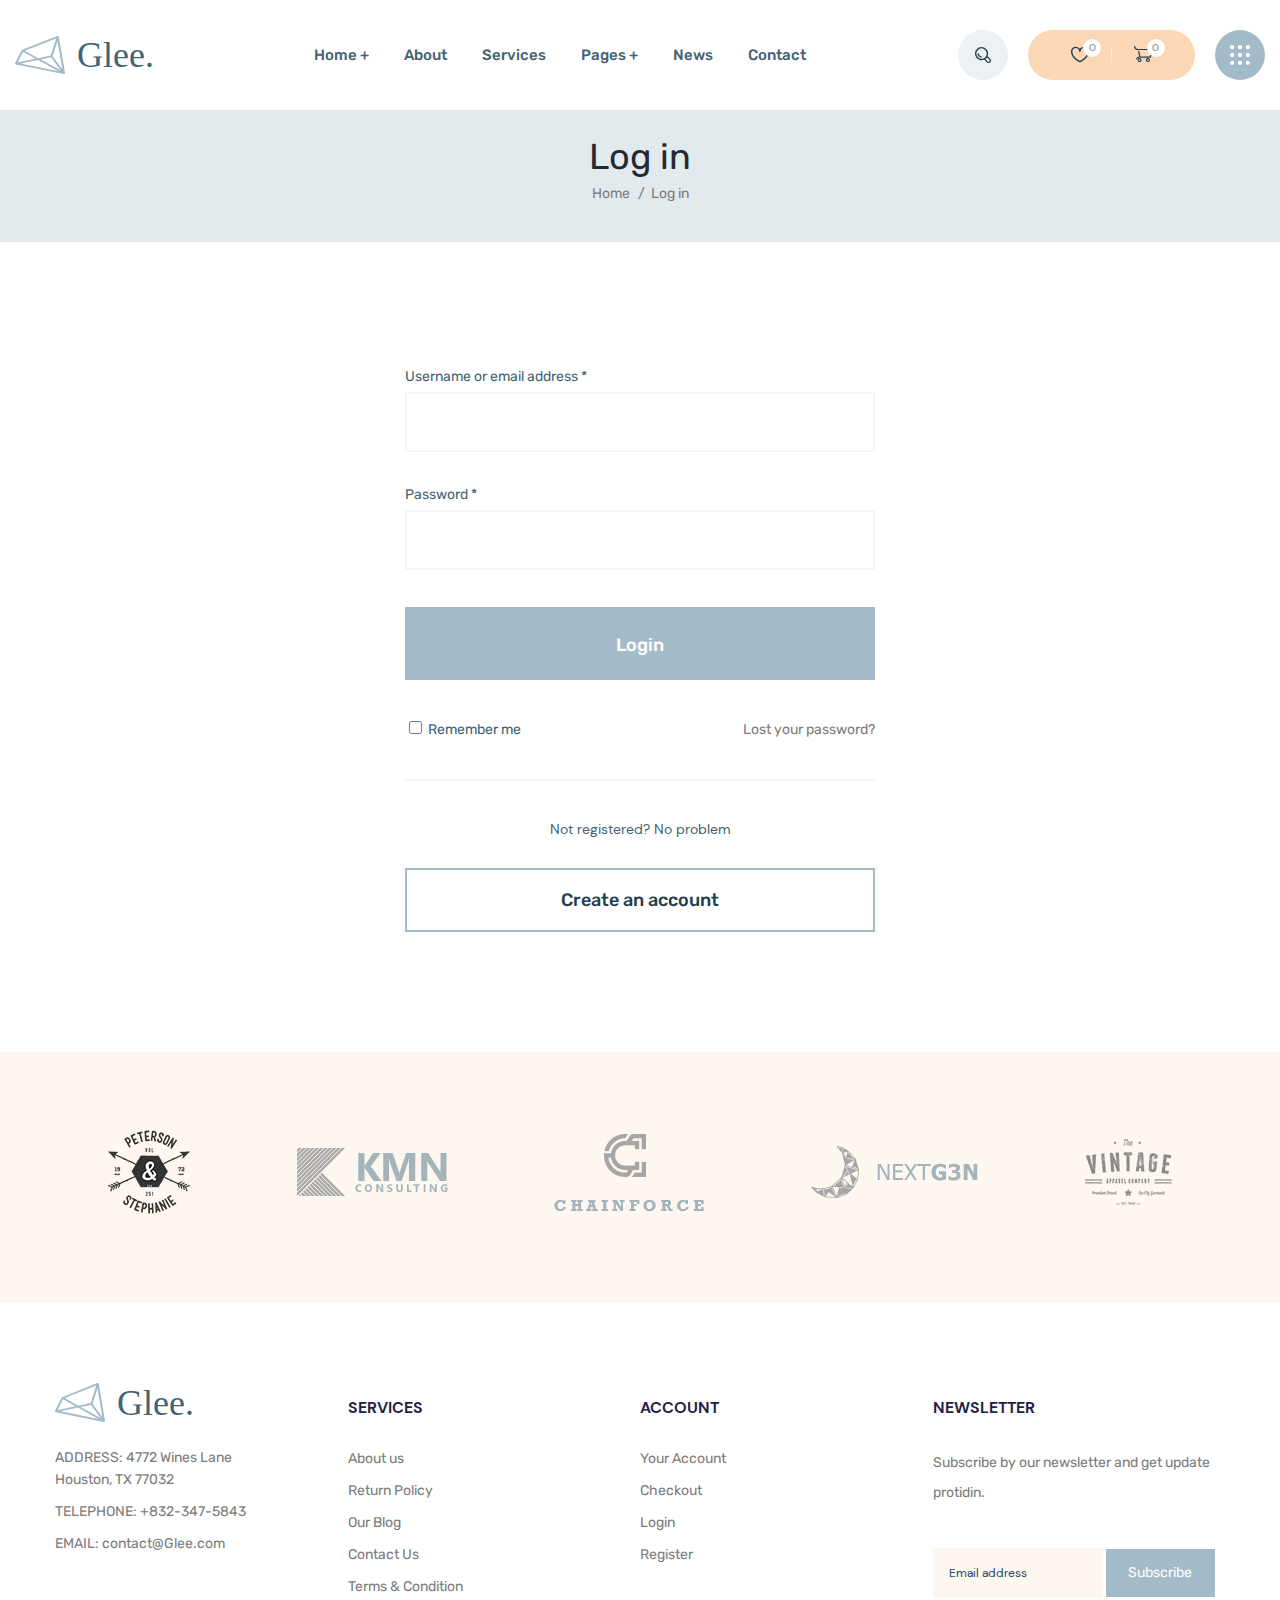
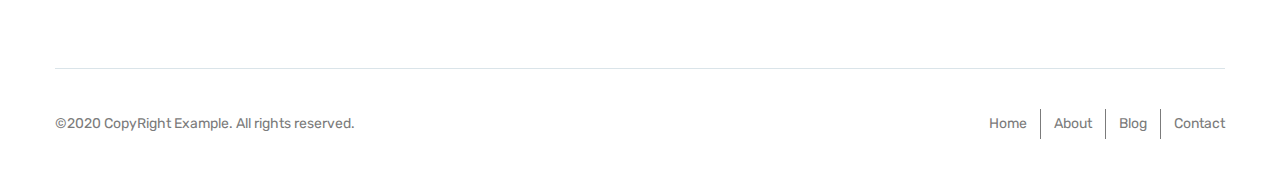
<file: login.html>
<!DOCTYPE html>
<html lang="en">

<head>
  <meta charset="UTF-8">
  <meta name="viewport" content="width=device-width, initial-scale=1.0">
  <title>Document</title>
  <link rel="stylesheet" href="css/style.min.css">
</head>

<body>
  <header class="header">
    <div class="big-container">
      <div class="header__inner">
        <a href="#" class="logo">
          <img class="logo__img" src="images/logo.svg" alt="Лого">
        </a>
        <nav class="menu">
          <ul class="menu__list">
            <li class="menu__list-item">
              <a class="menu__list-link" href="#">
                Home +
              </a>
            </li>
            <li class="menu__list-item">
              <a class="menu__list-link" href="#">
                About
              </a>
            </li>
            <li class="menu__list-item">
              <a class="menu__list-link" href="#">
                Services
              </a>
            </li>
            <li class="menu__list-item">
              <a class="menu__list-link" href="#">
                Pages +
              </a>
            </li>
            <li class="menu__list-item">
              <a class="menu__list-link" href="#">
                News
              </a>
            </li>
            <li class="menu__list-item">
              <a class="menu__list-link" href="#">
                Contact
              </a>
            </li>
          </ul>
        </nav>
        <div class="user-nav">
          <a class="user-nav__search user-nav__item" href="#">
            <img class="user-nav__img" src="images/icons/search.svg" alt="search">
          </a>
          <div class="user-nav__shop user-nav__item">
            <a class="user-nav__shop-link" href="#">
              <img class="user-nav__shop-img" src="images/icons/heart.svg" alt="heart">
              <span>0</span>
            </a>
            <a class="user-nav__shop-link" href="#">
              <img class="user-nav__shop-img" src="images/icons/cart.svg" alt="cart">
              <span>0</span>
            </a>
          </div>
          <a class="user-nav__catalog user-nav__item" href="#">
            <img class="user-nav__img" src="images/icons/catalog.svg" alt="search">
          </a>
        </div>
      </div>
    </div>
  </header>
  <main class="main">
    <section class="top">
      <div class="container">
        <h2 class="top__title">
          Log in
        </h2>
        <div class="breadcrumbs">
          <ul class="breadcrumbs__list">
            <li class="breadcrumbs__item">
              <a class="breadcrumbs__link" href="#">
                Home
              </a>
            </li>
            <li class="breadcrumbs__item">
              <a class="breadcrumbs__link" href="#">
                Log in
              </a>
            </li>
          </ul>
        </div>
      </div>
    </section>
    <section class="modal">
      <div class="small-container">
        <div class="modal__inner">

          <form class="modal__form" action="#">
            <label class="modal__lable">
              Username or email address *
              <input class="modal__input" type="text" required>
            </label>
            <label class="modal__lable">
              Password *
              <input class="modal__input" type="password" required>
            </label>
            <button class="modal__btn" type="submit">Login</button>
            <div class="modal__rl">
              <label class="modal__r">
                <input type="checkbox">
                Remember me
              </label>
              <a class="modal__l" href="#">
                Lost your password?
              </a>
            </div>
          </form>

          <div class="modal__reg">
            <p class="modal__reg-text">
              Not registered? No problem
            </p>
            <a class="modal__reg-link" href="#">
              Create an account
            </a>
          </div>
        </div>
      </div>
    </section>
    <div class="login-partners">
      <div class="small-container partners" style="margin-top: 0;">
        <img class="partners__img" src="images/partners/1.png" alt="partners image">
        <img class="partners__img" src="images/partners/2.png" alt="partners image">
        <img class="partners__img" src="images/partners/3.png" alt="partners image">
        <img class="partners__img" src="images/partners/4.png" alt="partners image">
        <img class="partners__img" src="images/partners/5.png" alt="partners image">
      </div>
    </div>
  </main>
  <footer class="footer">
    <div class="small-container">
      <div class="footer-top">
        <div class="footer-top__contact">
          <a href="#" class="logo footer-top__logo">
            <img class="logo__img" src="images/logo.svg" alt="Лого">
          </a>
          <ul class="footer-top__list">
            <li class="footer-top__item">
              ADDRESS: 4772 Wines Lane <br>
              Houston, TX 77032
            </li>
            <li class="footer-top__item">
              <a class="footer-top__item-link" href="tel:+8323475843">
                TELEPHONE: +832-347-5843
              </a>
            </li>
            <li class="footer-top__item">
              <a class="footer-top__item-link" href="mailto:contact@Glee.com">
                EMAIL: contact@Glee.com
              </a>
            </li>
          </ul>
        </div>
        <div class="footer-top__nav">
          <h5 class="footer-top__title">
            Services
          </h5>
          <ul class="footer-top__list">
            <li class="footer-top__item">
              <a class="footer-top__link" href="#">
                About us
              </a>
            </li>
            <li class="footer-top__item">
              <a class="footer-top__link" href="#">
                Return Policy
              </a>
            </li>
            <li class="footer-top__item">
              <a class="footer-top__link" href="#">
                Our Blog
              </a>
            </li>
            <li class="footer-top__item">
              <a class="footer-top__link" href="#">
                Contact Us
              </a>
            </li>
            <li class="footer-top__item">
              <a class="footer-top__link" href="#">
                Terms & Condition
              </a>
            </li>
          </ul>
        </div>
        <div class="footer-top__nav">
          <h5 class="footer-top__title">
            Account
          </h5>
          <ul class="footer-top__list">
            <li class="footer-top__item">
              <a class="footer-top__link" href="#">
                Your Account
              </a>
            </li>
            <li class="footer-top__item">
              <a class="footer-top__link" href="#">
                Checkout
              </a>
            </li>
            <li class="footer-top__item">
              <a class="footer-top__link" href="#">
                Login
              </a>
            </li>
            <li class="footer-top__item">
              <a class="footer-top__link" href="#">
                Register
              </a>
            </li>
          </ul>
        </div>
        <div class="footer-top__news">
          <h5 class="footer-top__title">
            newsletter
          </h5>
          <p class="footer-top__text">
            Subscribe by our newsletter and get
            update protidin.
          </p>
          <form class="footer-top__form" action="#">
            <input class="footer-top__input" type="email" placeholder="Email address">
            <button class=" btn footer-top__btn" type="submit">Subscribe</button>
          </form>
        </div>
      </div>
      <div class="footer-bottom">
        <p class="footer-bottom__copy">
          ©2020 CopyRight Example. All rights reserved.
        </p>
        <ul class="footer-bottom__menu">
          <li class="footer-bottom__menu-item">
            <a class="footer-bottom__menu-link" href="#">
              Home
            </a>
          </li>
          <li class="footer-bottom__menu-item">
            <a class="footer-bottom__menu-link" href="#">
              About
            </a>
          </li>
          <li class="footer-bottom__menu-item">
            <a class="footer-bottom__menu-link" href="#">
              Blog
            </a>
          </li>
          <li class="footer-bottom__menu-item">
            <a class="footer-bottom__menu-link" href="#">
              Contact
            </a>
          </li>
        </ul>
      </div>
    </div>
  </footer>
  <script src="js/main.min.js"></script>
</body>

</html>
</file>
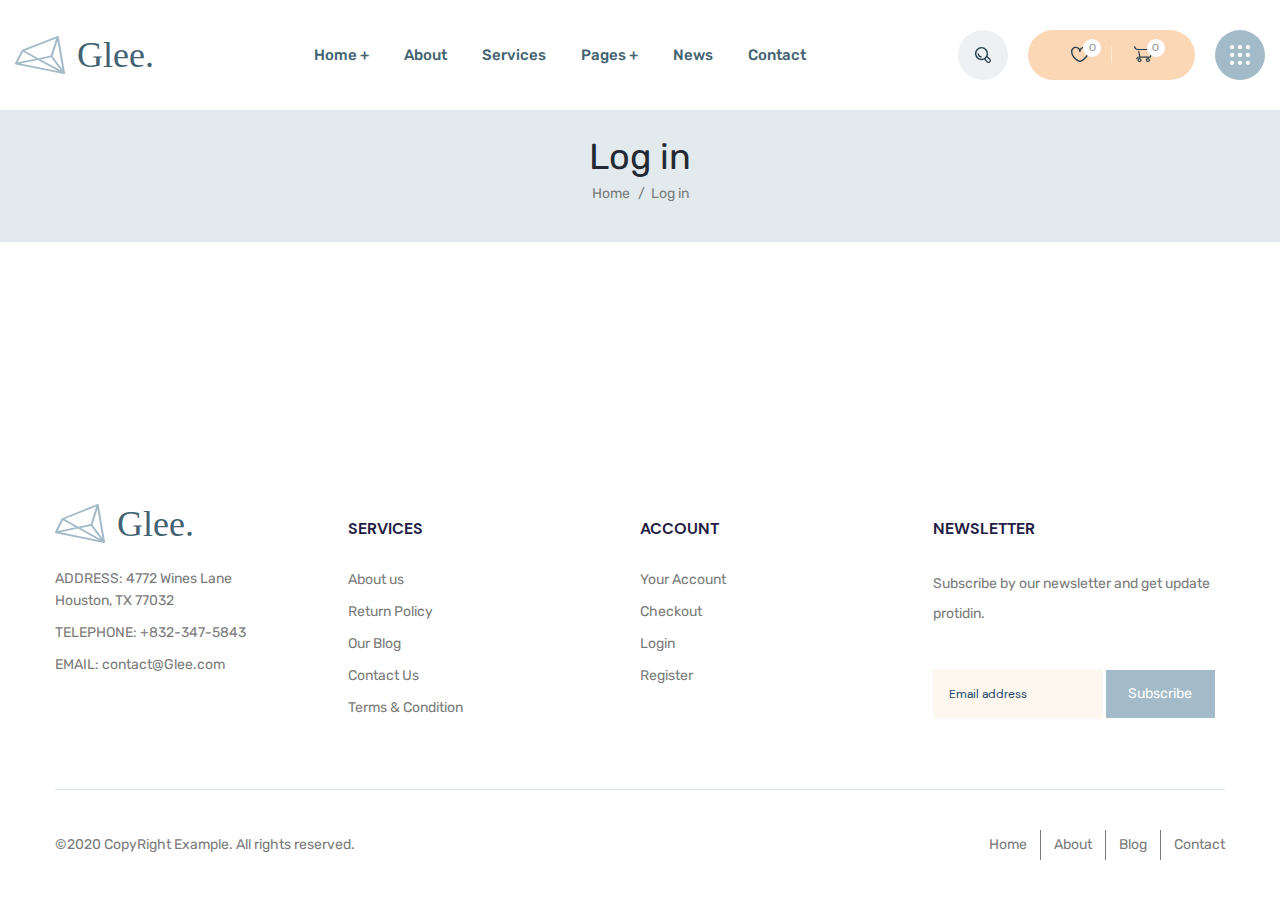
<file: page.html>
<!DOCTYPE html>
<html lang="en">

<head>
  <meta charset="UTF-8">
  <meta name="viewport" content="width=device-width, initial-scale=1.0">
  <title>Document</title>
  <link rel="stylesheet" href="css/style.min.css">
</head>

<body>
  <header class="header">
    <div class="big-container">
      <div class="header__inner">
        <a href="#" class="logo">
          <img class="logo__img" src="images/logo.svg" alt="Лого">
        </a>
        <nav class="menu">
          <ul class="menu__list">
            <li class="menu__list-item">
              <a class="menu__list-link" href="#">
                Home +
              </a>
            </li>
            <li class="menu__list-item">
              <a class="menu__list-link" href="#">
                About
              </a>
            </li>
            <li class="menu__list-item">
              <a class="menu__list-link" href="#">
                Services
              </a>
            </li>
            <li class="menu__list-item">
              <a class="menu__list-link" href="#">
                Pages +
              </a>
            </li>
            <li class="menu__list-item">
              <a class="menu__list-link" href="#">
                News
              </a>
            </li>
            <li class="menu__list-item">
              <a class="menu__list-link" href="#">
                Contact
              </a>
            </li>
          </ul>
        </nav>
        <div class="user-nav">
          <a class="user-nav__search user-nav__item" href="#">
            <img class="user-nav__img" src="images/icons/search.svg" alt="search">
          </a>
          <div class="user-nav__shop user-nav__item">
            <a class="user-nav__shop-link" href="#">
              <img class="user-nav__shop-img" src="images/icons/heart.svg" alt="heart">
              <span>0</span>
            </a>
            <a class="user-nav__shop-link" href="#">
              <img class="user-nav__shop-img" src="images/icons/cart.svg" alt="cart">
              <span>0</span>
            </a>
          </div>
          <a class="user-nav__catalog user-nav__item" href="#">
            <img class="user-nav__img" src="images/icons/catalog.svg" alt="search">
          </a>
        </div>
      </div>
    </div>
  </header>
  <main class="main">
    <section class="top">
      <div class="container">
        <h2 class="top__title">
          Log in
        </h2>
        <div class="breadcrumbs">
          <ul class="breadcrumbs__list">
            <li class="breadcrumbs__item">
              <a class="breadcrumbs__link" href="#">
                Home
              </a>
            </li>
            <li class="breadcrumbs__item">
              <a class="breadcrumbs__link" href="#">
                Log in
              </a>
            </li>
          </ul>
        </div>
      </div>
    </section>
  </main>
  <footer class="footer">
    <div class="small-container">
      <div class="footer-top">
        <div class="footer-top__contact">
          <a href="#" class="logo footer-top__logo">
            <img class="logo__img" src="images/logo.svg" alt="Лого">
          </a>
          <ul class="footer-top__list">
            <li class="footer-top__item">
              ADDRESS: 4772 Wines Lane <br>
              Houston, TX 77032
            </li>
            <li class="footer-top__item">
              <a class="footer-top__item-link" href="tel:+8323475843">
                TELEPHONE: +832-347-5843
              </a>
            </li>
            <li class="footer-top__item">
              <a class="footer-top__item-link" href="mailto:contact@Glee.com">
                EMAIL: contact@Glee.com
              </a>
            </li>
          </ul>
        </div>
        <div class="footer-top__nav">
          <h5 class="footer-top__title">
            Services
          </h5>
          <ul class="footer-top__list">
            <li class="footer-top__item">
              <a class="footer-top__link" href="#">
                About us
              </a>
            </li>
            <li class="footer-top__item">
              <a class="footer-top__link" href="#">
                Return Policy
              </a>
            </li>
            <li class="footer-top__item">
              <a class="footer-top__link" href="#">
                Our Blog
              </a>
            </li>
            <li class="footer-top__item">
              <a class="footer-top__link" href="#">
                Contact Us
              </a>
            </li>
            <li class="footer-top__item">
              <a class="footer-top__link" href="#">
                Terms & Condition
              </a>
            </li>
          </ul>
        </div>
        <div class="footer-top__nav">
          <h5 class="footer-top__title">
            Account
          </h5>
          <ul class="footer-top__list">
            <li class="footer-top__item">
              <a class="footer-top__link" href="#">
                Your Account
              </a>
            </li>
            <li class="footer-top__item">
              <a class="footer-top__link" href="#">
                Checkout
              </a>
            </li>
            <li class="footer-top__item">
              <a class="footer-top__link" href="#">
                Login
              </a>
            </li>
            <li class="footer-top__item">
              <a class="footer-top__link" href="#">
                Register
              </a>
            </li>
          </ul>
        </div>
        <div class="footer-top__news">
          <h5 class="footer-top__title">
            newsletter
          </h5>
          <p class="footer-top__text">
            Subscribe by our newsletter and get
            update protidin.
          </p>
          <form class="footer-top__form" action="#">
            <input class="footer-top__input" type="email" placeholder="Email address">
            <button class=" btn footer-top__btn" type="submit">Subscribe</button>
          </form>
        </div>
      </div>
      <div class="footer-bottom">
        <p class="footer-bottom__copy">
          ©2020 CopyRight Example. All rights reserved.
        </p>
        <ul class="footer-bottom__menu">
          <li class="footer-bottom__menu-item">
            <a class="footer-bottom__menu-link" href="#">
              Home
            </a>
          </li>
          <li class="footer-bottom__menu-item">
            <a class="footer-bottom__menu-link" href="#">
              About
            </a>
          </li>
          <li class="footer-bottom__menu-item">
            <a class="footer-bottom__menu-link" href="#">
              Blog
            </a>
          </li>
          <li class="footer-bottom__menu-item">
            <a class="footer-bottom__menu-link" href="#">
              Contact
            </a>
          </li>
        </ul>
      </div>
    </div>
  </footer>
  <script src="js/main.min.js"></script>
</body>

</html>
</file>
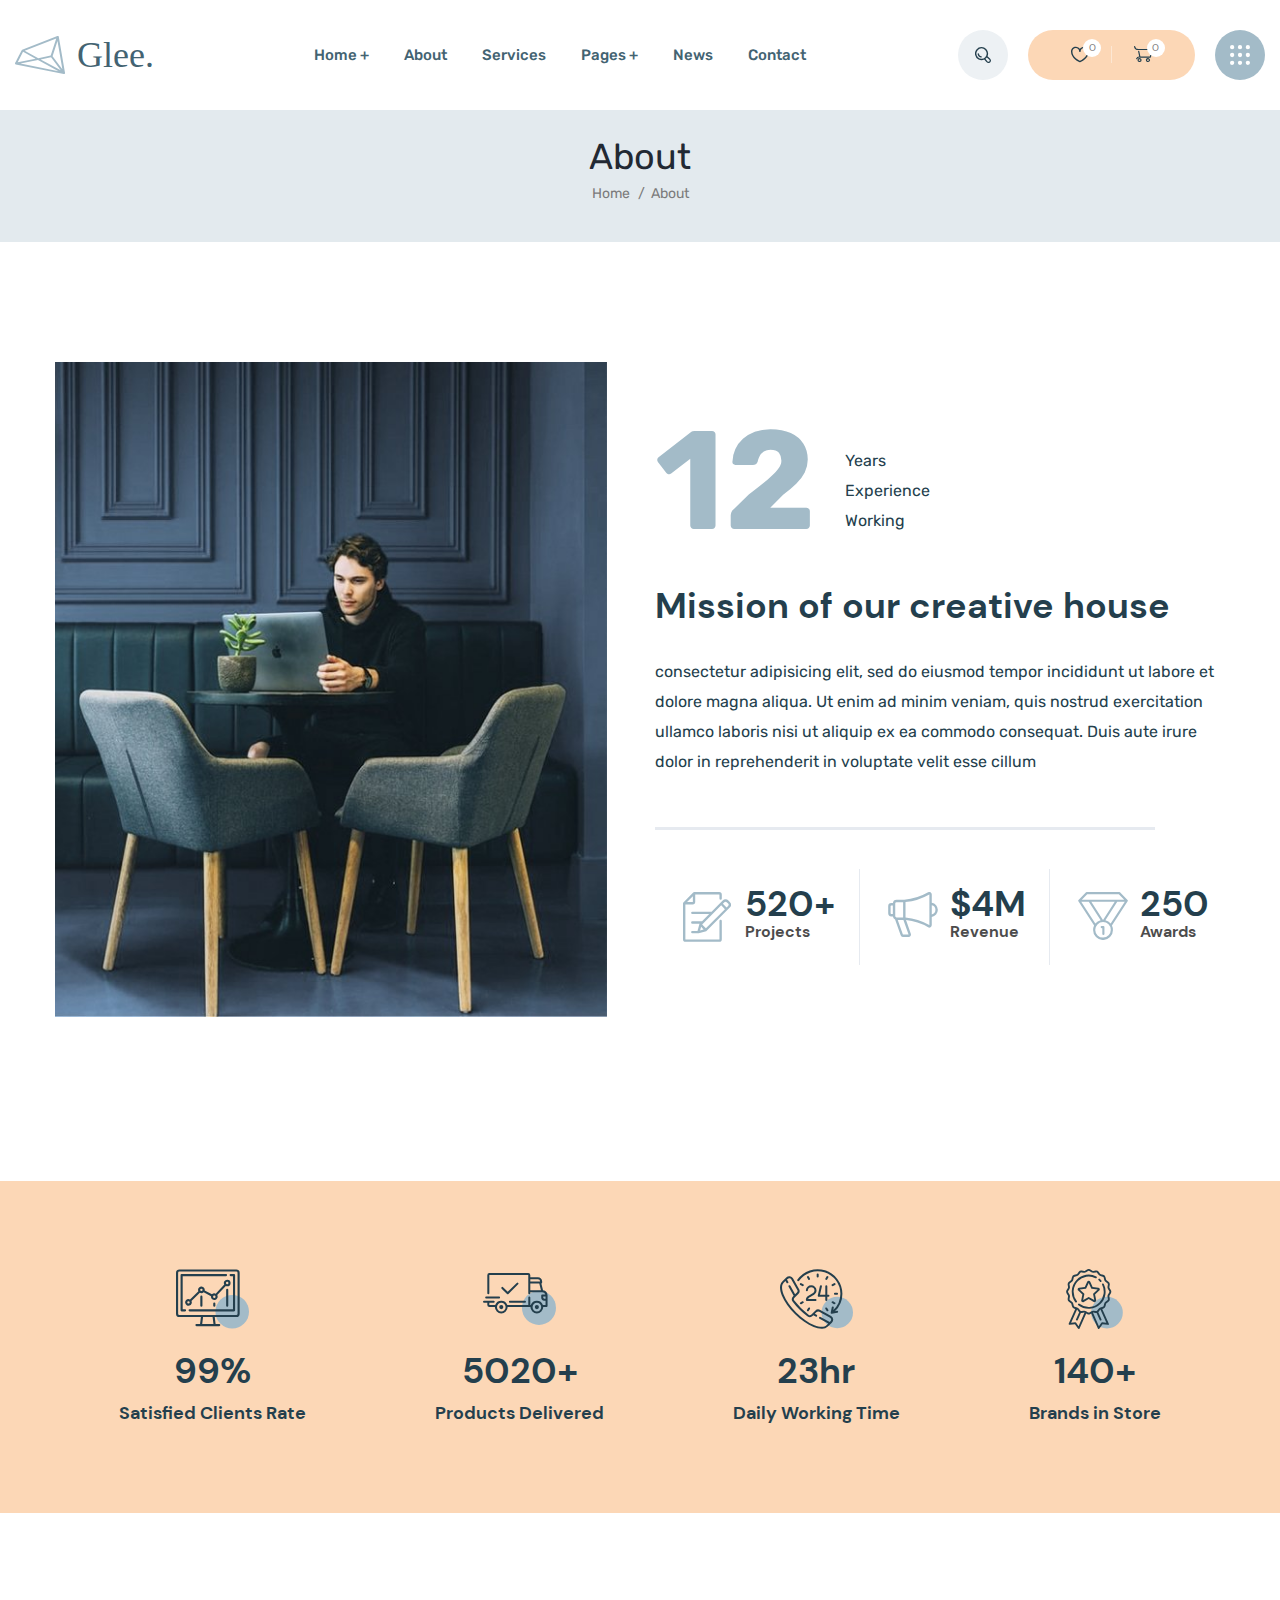
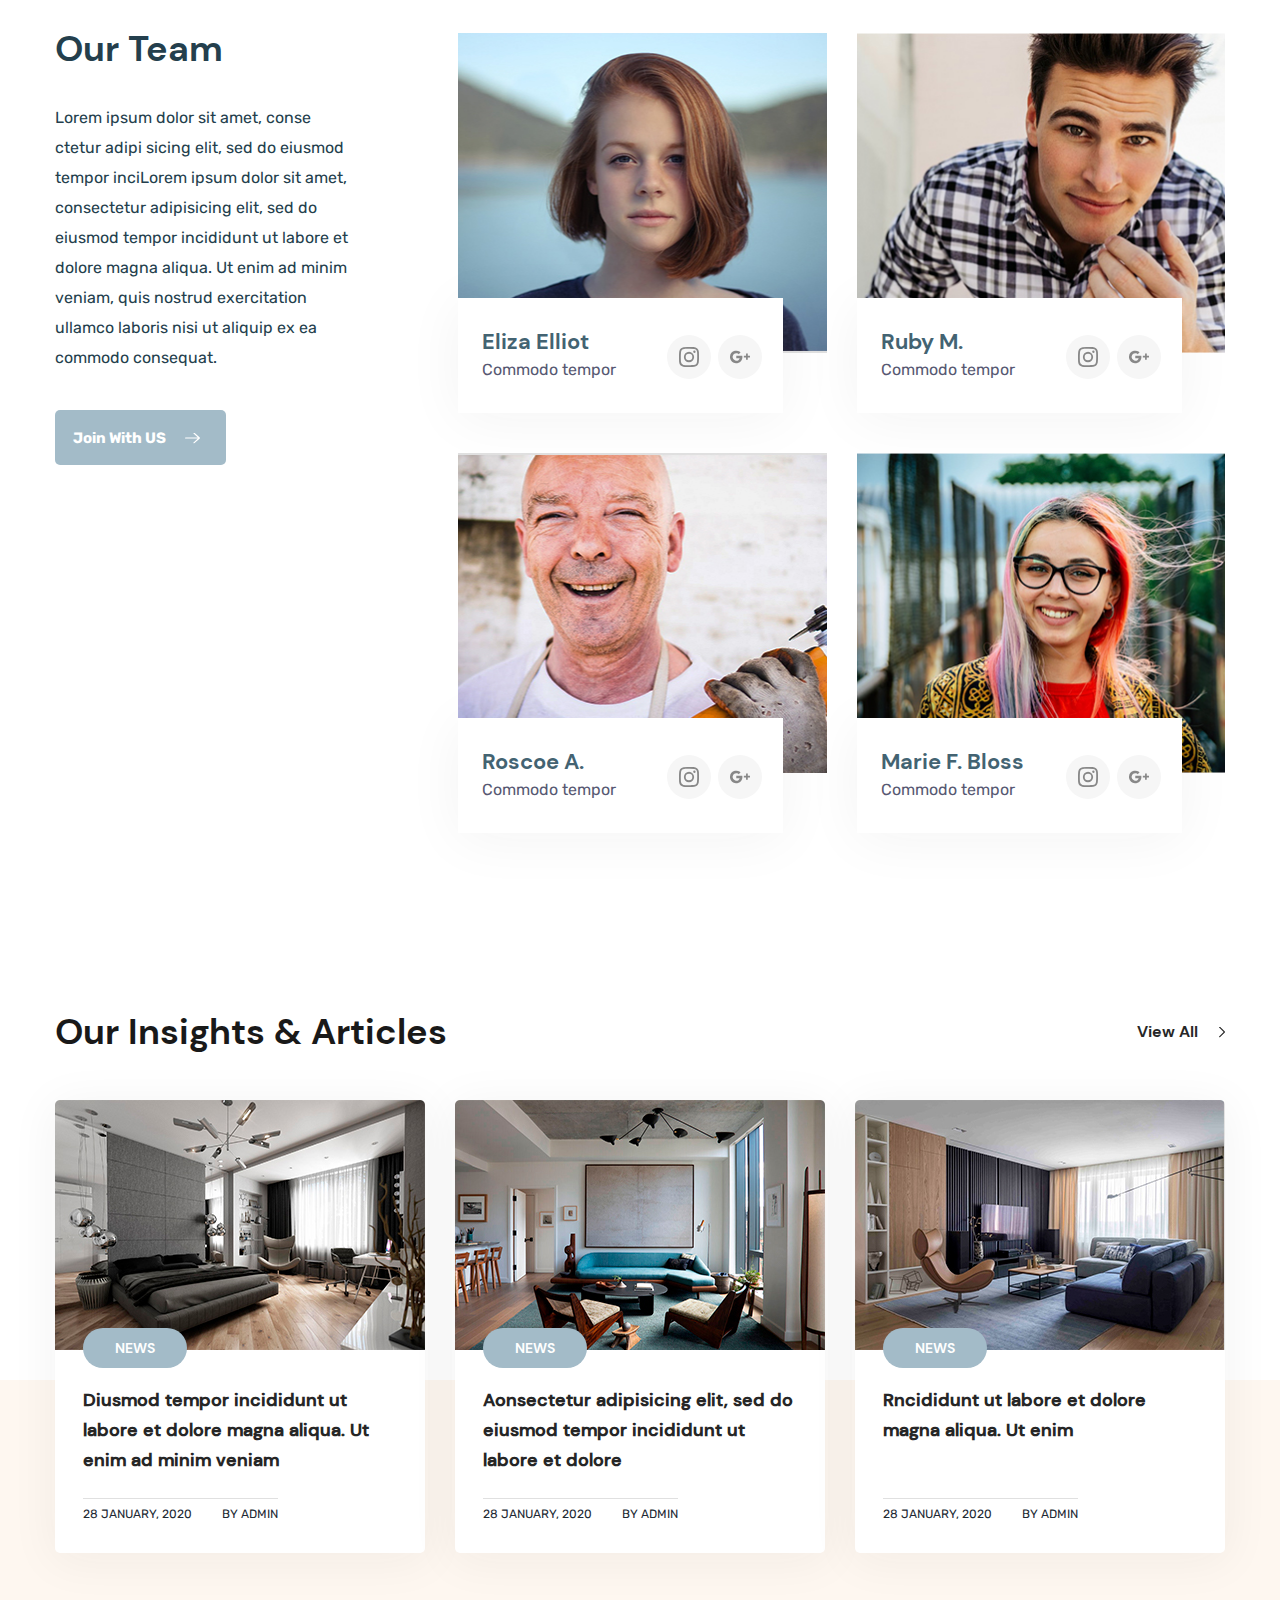
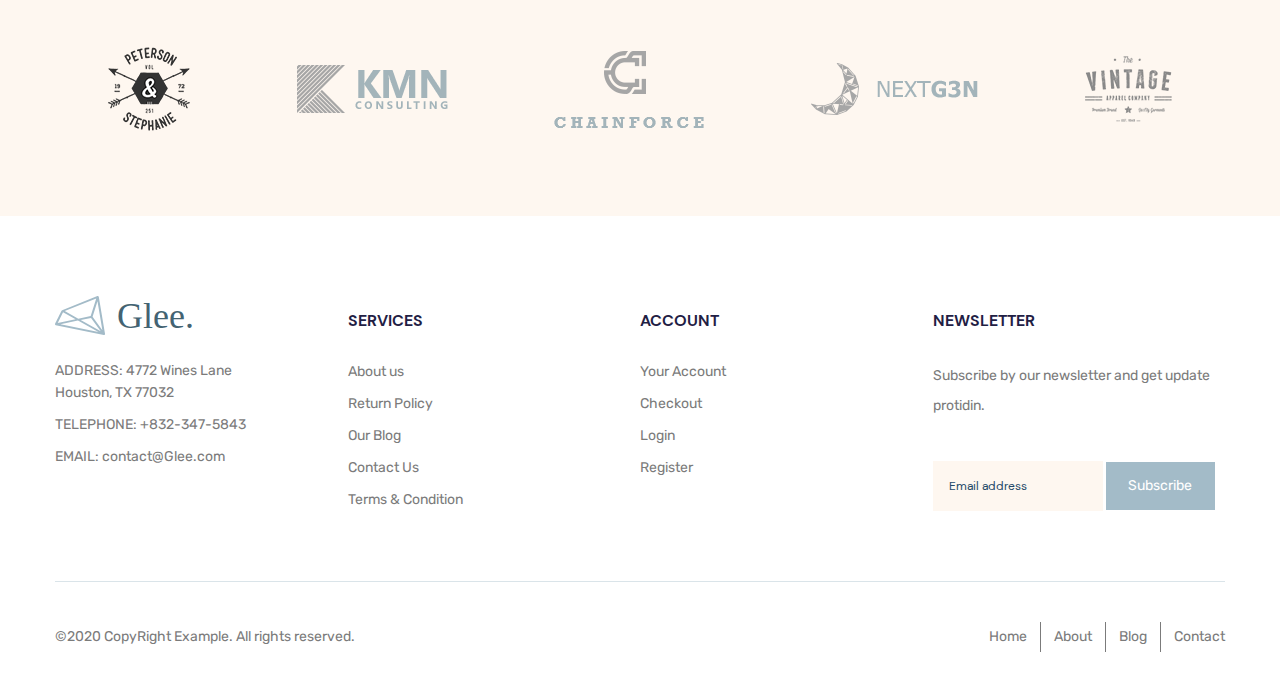
<file: page/about.html>
<!DOCTYPE html>
<html lang="en">

<head>
  <meta charset="UTF-8">
  <meta name="viewport" content="width=device-width, initial-scale=1.0">
  <title>Document</title>
  <link rel="stylesheet" href="../css/style.min.css">
</head>

<body>
  <header class="header">
    <div class="big-container">
      <div class="header__inner">
        <a href="#" class="logo">
          <img class="logo__img" src="../images/logo.svg" alt="Лого">
        </a>
        <nav class="menu">
          <ul class="menu__list">
            <li class="menu__list-item">
              <a class="menu__list-link" href="#">
                Home +
              </a>
            </li>
            <li class="menu__list-item">
              <a class="menu__list-link" href="#">
                About
              </a>
            </li>
            <li class="menu__list-item">
              <a class="menu__list-link" href="#">
                Services
              </a>
            </li>
            <li class="menu__list-item">
              <a class="menu__list-link" href="#">
                Pages +
              </a>
            </li>
            <li class="menu__list-item">
              <a class="menu__list-link" href="#">
                News
              </a>
            </li>
            <li class="menu__list-item">
              <a class="menu__list-link" href="#">
                Contact
              </a>
            </li>
          </ul>
        </nav>
        <div class="user-nav">
          <a class="user-nav__search user-nav__item" href="#">
            <img class="user-nav__img" src="../images/icons/search.svg" alt="search">
          </a>
          <div class="user-nav__shop user-nav__item">
            <a class="user-nav__shop-link" href="#">
              <img class="user-nav__shop-img" src="../images/icons/heart.svg" alt="heart">
              <span>0</span>
            </a>
            <a class="user-nav__shop-link" href="#">
              <img class="user-nav__shop-img" src="../images/icons/cart.svg" alt="cart">
              <span>0</span>
            </a>
          </div>
          <a class="user-nav__catalog user-nav__item" href="#">
            <img class="user-nav__img" src="../images/icons/catalog.svg" alt="search">
          </a>
        </div>
      </div>
    </div>
  </header>
  <main class="main">
    <section class="top">
      <div class="container">
        <h2 class="top__title">
          About
        </h2>
        <div class="breadcrumbs">
          <ul class="breadcrumbs__list">
            <li class="breadcrumbs__item">
              <a class="breadcrumbs__link" href="#">
                Home
              </a>
            </li>
            <li class="breadcrumbs__item">
              <a class="breadcrumbs__link" href="#">
                About
              </a>
            </li>
          </ul>
        </div>
      </div>
    </section>
    <section class="mission">
      <div class="small-container">
        <div class="mission__inner">
          <div class="mission__imgbox">
            <img class="mission__img" src="../images/about/mission-img.jpg" alt="mission image">
          </div>
          <div class="mission__main">
            <div class="mission__exp">
              <span class="mission__exp-num">
                12
              </span>
              <ul class="mission__exp-list">
                <li class="mission__exp-item">
                  Years
                </li>
                <li class="mission__exp-item">
                  Experience
                </li>
                <li class="mission__exp-item">
                  Working
                </li>
              </ul>
            </div>
            <h3 class="about-title mission__title">
              Mission of our creative house
            </h3>

            <p class="about-text mission__text">
              consectetur adipisicing elit, sed do eiusmod tempor incididunt ut labore et dolore magna aliqua. Ut enim
              ad minim veniam, quis nostrud exercitation ullamco laboris nisi ut aliquip ex ea commodo consequat. Duis
              aute irure dolor in reprehenderit in voluptate velit esse cillum
            </p>

            <ul class="mission__list">
              <li class="mission__item mission__bg1">
                <h3 class="mission__item-title">
                  520+
                  <span>Projects</span>
                </h3>
              </li>
              <li class="mission__item mission__bg2">
                <h3 class="mission__item-title">
                  $4M
                  <span>Revenue</span>
                </h3>
              </li>
              <li class="mission__item mission__bg3">
                <h3 class="mission__item-title">
                  250
                  <span>Awards</span>
                </h3>
              </li>
            </ul>
          </div>
        </div>
      </div>
    </section>
    <div class="statistics">
      <div class="small-container">
        <ul class="statistics__list">
          <li class="statistics__item">
            <img class="statistics__img" src="../images/about/rate.svg" alt="about images">
            <h3 class="statistics__title">
              99%
            </h3>
            <p class="statistics__text">
              Satisﬁed Clients Rate
            </p>
          </li>
          <li class="statistics__item">
            <img class="statistics__img" src="../images/about/deliver.svg" alt="about images">
            <h3 class="statistics__title">
              5020+
            </h3>
            <p class="statistics__text">
              Products Delivered
            </p>
          </li>
          <li class="statistics__item">
            <img class="statistics__img" src="../images/about/time.svg" alt="about images">
            <h3 class="statistics__title">
              23hr
            </h3>
            <p class="statistics__text">
              Daily Working Time
            </p>
          </li>
          <li class="statistics__item">
            <img class="statistics__img" src="../images/about/brands.svg" alt="about images">
            <h3 class="statistics__title">
              140+
            </h3>
            <p class="statistics__text">
              Brands in Store
            </p>
          </li>
        </ul>
      </div>
    </div>
    <section class="team">
      <div class="small-container">
        <div class="team__inner">
          <div class="team__info">
            <h3 class="about-title team__title">
              Our Team
            </h3>
            <p class="about-text team__text">
              Lorem ipsum dolor sit amet, conse ctetur adipi sicing elit, sed do eiusmod tempor inciLorem ipsum dolor
              sit amet, consectetur adipisicing elit, sed do eiusmod tempor incididunt ut labore et dolore magna aliqua.
              Ut enim ad minim veniam, quis nostrud exercitation ullamco laboris nisi ut aliquip ex ea commodo
              consequat.
            </p>
            <a class="team__link" href="#">
              Join With US
            </a>
          </div>
          <div class="team__examples">
            <ul class="team__list">
              <li class="team__item" style="background-image: url('../images/about/eliza.jpg');">
                <div class="team__item-inner">
                  <div class="team__item-info">
                    <h4 class="team__name">
                      Eliza Elliot
                    </h4>
                    <p class="team__position">
                      Commodo tempor
                    </p>
                  </div>
                  <div class="team__social">
                    <a class="team__social-link" href="#">
                      <img src="../images/about/instagram.svg" alt="social link">
                    </a>
                    <a class="team__social-link" href="#">
                      <img src="../images/about/google.svg" alt="social link">
                    </a>
                  </div>
                </div>
              </li>

              <li class="team__item" style="background-image: url('../images/about/ruby.jpg');">
                <div class="team__item-inner">
                  <div class="team__item-info">
                    <h4 class="team__name">
                      Ruby M.
                    </h4>
                    <p class="team__position">
                      Commodo tempor
                    </p>
                  </div>
                  <div class="team__social">
                    <a class="team__social-link" href="#">
                      <img src="../images/about/instagram.svg" alt="social link">
                    </a>
                    <a class="team__social-link" href="#">
                      <img src="../images/about/google.svg" alt="social link">
                    </a>
                  </div>
                </div>
              </li>
              <li class="team__item" style="background-image: url('../images/about/roscoe.jpg');">
                <div class="team__item-inner">
                  <div class="team__item-info">
                    <h4 class="team__name">
                      Roscoe A.
                    </h4>
                    <p class="team__position">
                      Commodo tempor
                    </p>
                  </div>
                  <div class="team__social">
                    <a class="team__social-link" href="#">
                      <img src="../images/about/instagram.svg" alt="social link">
                    </a>
                    <a class="team__social-link" href="#">
                      <img src="../images/about/google.svg" alt="social link">
                    </a>
                  </div>
                </div>
              </li>
              <li class="team__item" style="background-image: url('../images/about/marie.jpg');">
                <div class="team__item-inner">
                  <div class="team__item-info">
                    <h4 class="team__name">
                      Marie F. Bloss
                    </h4>
                    <p class="team__position">
                      Commodo tempor
                    </p>
                  </div>
                  <div class="team__social">
                    <a class="team__social-link" href="#">
                      <img src="../images/about/instagram.svg" alt="social link">
                    </a>
                    <a class="team__social-link" href="#">
                      <img src="../images/about/google.svg" alt="social link">
                    </a>
                  </div>
                </div>
              </li>
            </ul>
          </div>
        </div>
      </div>
    </section>
    <section class="blog">
      <div class="small-container">
        <div class="blog__inner">
          <div class="blog__top">
            <h3 class="title blog__title">
              Our Insights & Articles
            </h3>
            <a class="blog__link" href="#">
              View All
            </a>
          </div>
          <div class="blog__items">

            <div class="blog__item">
              <a class="blog__item-imgbox">
                <img class="blog__item-img" src="../images/articles/1.jpg" alt="blog image">
                <span class="blog__item-type">NEWS</span>
              </a>
              <div class="blog__item-article">
                <a class="blog__item-title__titlelink" href="#">
                  <h4 class="blog__item-title">
                    Diusmod tempor incididunt ut labore et dolore magna aliqua. Ut enim ad minim veniam
                  </h4>
                </a>
                <div class="blog__item-info">
                  <div class="blog__item-date">
                    28 JANUARY, 2020
                  </div>
                  <a class="blog__item-author" href="#">
                    BY ADMIN
                  </a>
                </div>
              </div>
            </div>

            <div class="blog__item">
              <a class="blog__item-imgbox">
                <img class="blog__item-img" src="../images/articles/2.jpg" alt="blog image">
                <span class="blog__item-type">NEWS</span>
              </a>
              <div class="blog__item-article">
                <a class="blog__item-title__titlelink" href="#">
                  <h4 class="blog__item-title">
                   Aonsectetur adipisicing elit, sed do eiusmod tempor incididunt ut labore et dolore 
                  </h4>
                </a>
                <div class="blog__item-info">
                  <div class="blog__item-date">
                    28 JANUARY, 2020
                  </div>
                  <a class="blog__item-author" href="#">
                    BY ADMIN
                  </a>
                </div>
              </div>
            </div>

            <div class="blog__item">
              <a class="blog__item-imgbox">
                <img class="blog__item-img" src="../images/articles/3.jpg" alt="blog image">
                <span class="blog__item-type">NEWS</span>
              </a>
              <div class="blog__item-article">
                <a class="blog__item-title__titlelink" href="#">
                  <h4 class="blog__item-title">
                    Rncididunt ut labore et dolore magna aliqua. Ut enim 
                  </h4>
                </a>
                <div class="blog__item-info">
                  <div class="blog__item-date">
                    28 JANUARY, 2020
                  </div>
                  <a class="blog__item-author" href="#">
                    BY ADMIN
                  </a>
                </div>
              </div>
            </div>
          </div>
        </div>
        <div class="partners">
          <img class="partners__img" src="../images/partners/1.png" alt="partners image">
          <img class="partners__img" src="../images/partners/2.png" alt="partners image">
          <img class="partners__img" src="../images/partners/3.png" alt="partners image">
          <img class="partners__img" src="../images/partners/4.png" alt="partners image">
          <img class="partners__img" src="../images/partners/5.png" alt="partners image">
        </div>
      </div>
    </section>
  </main>
  <footer class="footer">
    <div class="small-container">
      <div class="footer-top">
        <div class="footer-top__contact">
          <a href="#" class="logo footer-top__logo">
            <img class="logo__img" src="../images/logo.svg" alt="Лого">
          </a>
          <ul class="footer-top__list">
            <li class="footer-top__item">
              ADDRESS: 4772 Wines Lane <br>
              Houston, TX 77032
            </li>
            <li class="footer-top__item">
              <a class="footer-top__item-link" href="tel:+8323475843">
                TELEPHONE: +832-347-5843
              </a>
            </li>
            <li class="footer-top__item">
              <a class="footer-top__item-link" href="mailto:contact@Glee.com">
                EMAIL: contact@Glee.com
              </a>
            </li>
          </ul>
        </div>
        <div class="footer-top__nav">
          <h5 class="footer-top__title">
            Services
          </h5>
          <ul class="footer-top__list">
            <li class="footer-top__item">
              <a class="footer-top__link" href="#">
                About us
              </a>
            </li>
            <li class="footer-top__item">
              <a class="footer-top__link" href="#">
                Return Policy
              </a>
            </li>
            <li class="footer-top__item">
              <a class="footer-top__link" href="#">
                Our Blog
              </a>
            </li>
            <li class="footer-top__item">
              <a class="footer-top__link" href="#">
                Contact Us
              </a>
            </li>
            <li class="footer-top__item">
              <a class="footer-top__link" href="#">
                Terms & Condition
              </a>
            </li>
          </ul>
        </div>
        <div class="footer-top__nav">
          <h5 class="footer-top__title">
            Account
          </h5>
          <ul class="footer-top__list">
            <li class="footer-top__item">
              <a class="footer-top__link" href="#">
                Your Account
              </a>
            </li>
            <li class="footer-top__item">
              <a class="footer-top__link" href="#">
                Checkout
              </a>
            </li>
            <li class="footer-top__item">
              <a class="footer-top__link" href="#">
                Login
              </a>
            </li>
            <li class="footer-top__item">
              <a class="footer-top__link" href="#">
                Register
              </a>
            </li>
          </ul>
        </div>
        <div class="footer-top__news">
          <h5 class="footer-top__title">
            newsletter
          </h5>
          <p class="footer-top__text">
            Subscribe by our newsletter and get
            update protidin.
          </p>
          <form class="footer-top__form" action="#">
            <input class="footer-top__input" type="email" placeholder="Email address">
            <button class=" btn footer-top__btn" type="submit">Subscribe</button>
          </form>
        </div>
      </div>
      <div class="footer-bottom">
        <p class="footer-bottom__copy">
          ©2020 CopyRight Example. All rights reserved.
        </p>
        <ul class="footer-bottom__menu">
          <li class="footer-bottom__menu-item">
            <a class="footer-bottom__menu-link" href="#">
              Home
            </a>
          </li>
          <li class="footer-bottom__menu-item">
            <a class="footer-bottom__menu-link" href="#">
              About
            </a>
          </li>
          <li class="footer-bottom__menu-item">
            <a class="footer-bottom__menu-link" href="#">
              Blog
            </a>
          </li>
          <li class="footer-bottom__menu-item">
            <a class="footer-bottom__menu-link" href="#">
              Contact
            </a>
          </li>
        </ul>
      </div>
    </div>
  </footer>
  <script src="../js/main.min.js"></script>
</body>

</html>
</file>
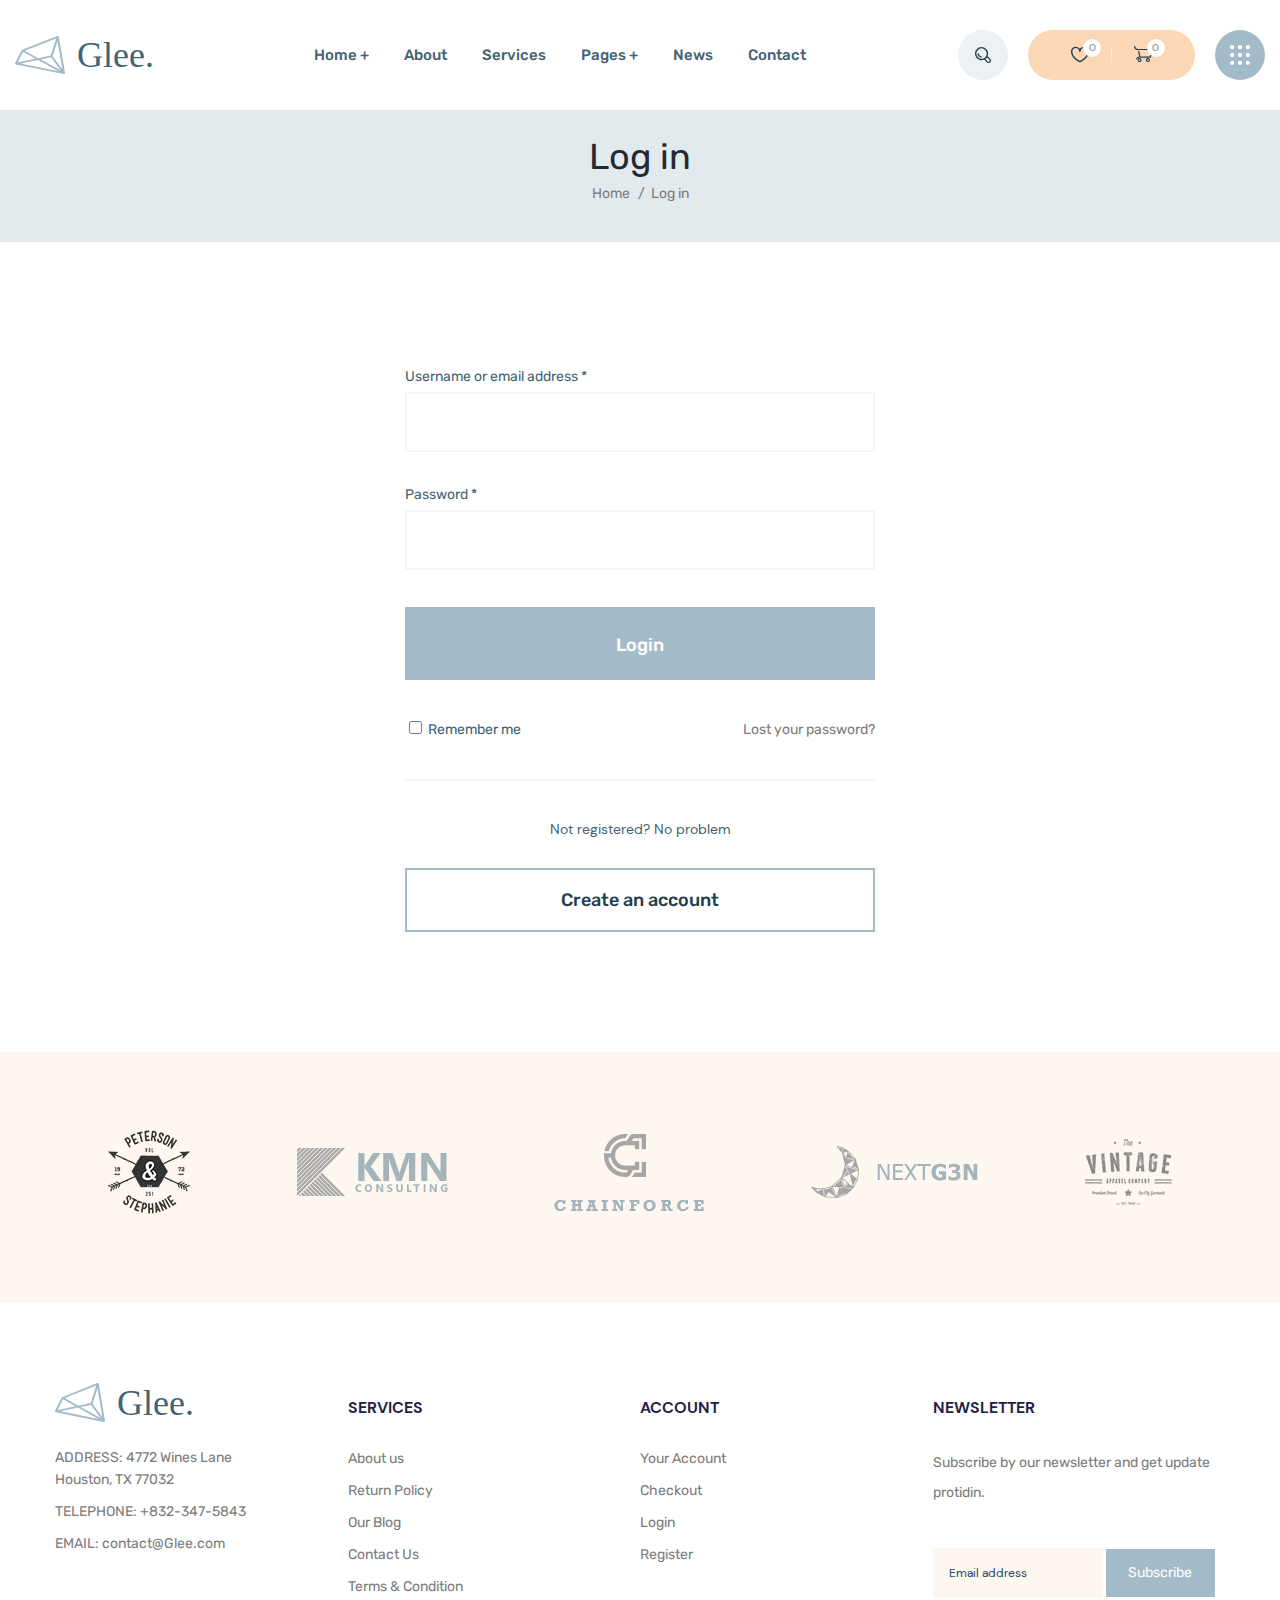
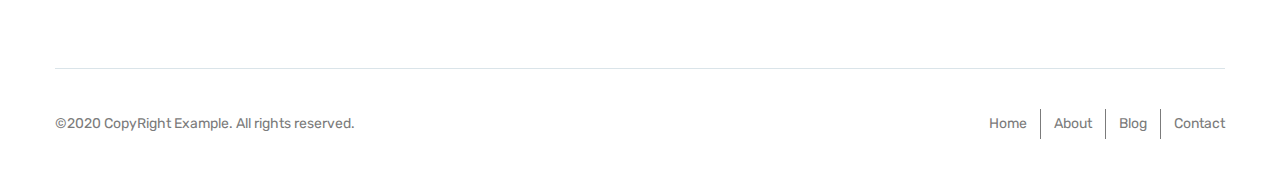
<file: page/login.html>
<!DOCTYPE html>
<html lang="en">

<head>
  <meta charset="UTF-8">
  <meta name="viewport" content="width=device-width, initial-scale=1.0">
  <title>Document</title>
  <link rel="stylesheet" href="../css/style.min.css">
</head>

<body>
  <header class="header">
    <div class="big-container">
      <div class="header__inner">
        <a href="#" class="logo">
          <img class="logo__img" src="../images/logo.svg" alt="Лого">
        </a>
        <nav class="menu">
          <ul class="menu__list">
            <li class="menu__list-item">
              <a class="menu__list-link" href="#">
                Home +
              </a>
            </li>
            <li class="menu__list-item">
              <a class="menu__list-link" href="#">
                About
              </a>
            </li>
            <li class="menu__list-item">
              <a class="menu__list-link" href="#">
                Services
              </a>
            </li>
            <li class="menu__list-item">
              <a class="menu__list-link" href="#">
                Pages +
              </a>
            </li>
            <li class="menu__list-item">
              <a class="menu__list-link" href="#">
                News
              </a>
            </li>
            <li class="menu__list-item">
              <a class="menu__list-link" href="#">
                Contact
              </a>
            </li>
          </ul>
        </nav>
        <div class="user-nav">
          <a class="user-nav__search user-nav__item" href="#">
            <img class="user-nav__img" src="../images/icons/search.svg" alt="search">
          </a>
          <div class="user-nav__shop user-nav__item">
            <a class="user-nav__shop-link" href="#">
              <img class="user-nav__shop-img" src="../images/icons/heart.svg" alt="heart">
              <span>0</span>
            </a>
            <a class="user-nav__shop-link" href="#">
              <img class="user-nav__shop-img" src="../images/icons/cart.svg" alt="cart">
              <span>0</span>
            </a>
          </div>
          <a class="user-nav__catalog user-nav__item" href="#">
            <img class="user-nav__img" src="../images/icons/catalog.svg" alt="search">
          </a>
        </div>
      </div>
    </div>
  </header>
  <main class="main">
    <section class="top">
      <div class="container">
        <h2 class="top__title">
          Log in
        </h2>
        <div class="breadcrumbs">
          <ul class="breadcrumbs__list">
            <li class="breadcrumbs__item">
              <a class="breadcrumbs__link" href="#">
                Home
              </a>
            </li>
            <li class="breadcrumbs__item">
              <a class="breadcrumbs__link" href="#">
                Log in
              </a>
            </li>
          </ul>
        </div>
      </div>
    </section>
    <section class="modal">
      <div class="small-container">
        <div class="modal__inner">

          <form class="modal__form" action="#">
            <label class="modal__lable">
              Username or email address *
              <input class="modal__input" type="text" required>
            </label>
            <label class="modal__lable">
              Password *
              <input class="modal__input" type="password" required>
            </label>
            <button class="modal__btn" type="submit">Login</button>
            <div class="modal__rl">
              <label class="modal__r">
                <input type="checkbox">
                Remember me
              </label>
              <a class="modal__l" href="#">
                Lost your password?
              </a>
            </div>
          </form>

          <div class="modal__reg">
            <p class="modal__reg-text">
              Not registered? No problem
            </p>
            <a class="modal__reg-link" href="#">
              Create an account
            </a>
          </div>
        </div>
      </div>
    </section>
    <div class="login-partners">
      <div class="small-container partners" style="margin-top: 0;">
        <img class="partners__img" src="../images/partners/1.png" alt="partners image">
        <img class="partners__img" src="../images/partners/2.png" alt="partners image">
        <img class="partners__img" src="../images/partners/3.png" alt="partners image">
        <img class="partners__img" src="../images/partners/4.png" alt="partners image">
        <img class="partners__img" src="../images/partners/5.png" alt="partners image">
      </div>
    </div>
  </main>
  <footer class="footer">
    <div class="small-container">
      <div class="footer-top">
        <div class="footer-top__contact">
          <a href="#" class="logo footer-top__logo">
            <img class="logo__img" src="../images/logo.svg" alt="Лого">
          </a>
          <ul class="footer-top__list">
            <li class="footer-top__item">
              ADDRESS: 4772 Wines Lane <br>
              Houston, TX 77032
            </li>
            <li class="footer-top__item">
              <a class="footer-top__item-link" href="tel:+8323475843">
                TELEPHONE: +832-347-5843
              </a>
            </li>
            <li class="footer-top__item">
              <a class="footer-top__item-link" href="mailto:contact@Glee.com">
                EMAIL: contact@Glee.com
              </a>
            </li>
          </ul>
        </div>
        <div class="footer-top__nav">
          <h5 class="footer-top__title">
            Services
          </h5>
          <ul class="footer-top__list">
            <li class="footer-top__item">
              <a class="footer-top__link" href="#">
                About us
              </a>
            </li>
            <li class="footer-top__item">
              <a class="footer-top__link" href="#">
                Return Policy
              </a>
            </li>
            <li class="footer-top__item">
              <a class="footer-top__link" href="#">
                Our Blog
              </a>
            </li>
            <li class="footer-top__item">
              <a class="footer-top__link" href="#">
                Contact Us
              </a>
            </li>
            <li class="footer-top__item">
              <a class="footer-top__link" href="#">
                Terms & Condition
              </a>
            </li>
          </ul>
        </div>
        <div class="footer-top__nav">
          <h5 class="footer-top__title">
            Account
          </h5>
          <ul class="footer-top__list">
            <li class="footer-top__item">
              <a class="footer-top__link" href="#">
                Your Account
              </a>
            </li>
            <li class="footer-top__item">
              <a class="footer-top__link" href="#">
                Checkout
              </a>
            </li>
            <li class="footer-top__item">
              <a class="footer-top__link" href="#">
                Login
              </a>
            </li>
            <li class="footer-top__item">
              <a class="footer-top__link" href="#">
                Register
              </a>
            </li>
          </ul>
        </div>
        <div class="footer-top__news">
          <h5 class="footer-top__title">
            newsletter
          </h5>
          <p class="footer-top__text">
            Subscribe by our newsletter and get
            update protidin.
          </p>
          <form class="footer-top__form" action="#">
            <input class="footer-top__input" type="email" placeholder="Email address">
            <button class=" btn footer-top__btn" type="submit">Subscribe</button>
          </form>
        </div>
      </div>
      <div class="footer-bottom">
        <p class="footer-bottom__copy">
          ©2020 CopyRight Example. All rights reserved.
        </p>
        <ul class="footer-bottom__menu">
          <li class="footer-bottom__menu-item">
            <a class="footer-bottom__menu-link" href="#">
              Home
            </a>
          </li>
          <li class="footer-bottom__menu-item">
            <a class="footer-bottom__menu-link" href="#">
              About
            </a>
          </li>
          <li class="footer-bottom__menu-item">
            <a class="footer-bottom__menu-link" href="#">
              Blog
            </a>
          </li>
          <li class="footer-bottom__menu-item">
            <a class="footer-bottom__menu-link" href="#">
              Contact
            </a>
          </li>
        </ul>
      </div>
    </div>
  </footer>
  <script src="../js/main.min.js"></script>
</body>

</html>
</file>
<file: css/style.min.css>
.footer-top__input::-webkit-input-placeholder{font-family:'DMSans-Regular', sans-serif;font-weight:400}.footer-top__input::-moz-placeholder{font-family:'DMSans-Regular', sans-serif;font-weight:400}.footer-top__input:-ms-input-placeholder{font-family:'DMSans-Regular', sans-serif;font-weight:400}.footer-top__input::-ms-input-placeholder{font-family:'DMSans-Regular', sans-serif;font-weight:400}body,.user-nav__shop-link span,.footer-top__input,.footer-top__input::placeholder{font-family:'DMSans-Regular', sans-serif;font-weight:400}.product-item__title,.blog__item-title__titlelink{font-family:'DMSans-Medium', sans-serif;font-weight:500}.title,.about-title,.footer-top__title,.service__inner-title,.products__list-item,.product-item,.recommend-item__title,.new-product-item__title,.blog__link,.blog__item-type,.mission__item-title,.statistics__list,.team__name{font-family:'DMSans-Bold', sans-serif;font-weight:700}.breadcrumbs,.about-text,.footer,.top-slider__text,.top-slider .slick-dots li button,.recommend-item__text,.blog__item-info,.top__title,.modal__form,.mission__exp-list,.team__position{font-family:'Rubik-Regular', sans-serif;font-weight:400}.menu__list-link,.top-slider,.modal__btn,.modal__reg-link{font-family:'Rubik-Medium', sans-serif;font-weight:500}.mission__exp-num,.team__link{font-family:'Rubik-Bold', sans-serif;font-weight:700}@font-face{font-family:'DMSans-Regular';font-weight:400;font-style:normal;src:local("DMSans-Regular"),url("../fonts/DMSans-Regular.woff2") format("woff2"),url("../fonts/DMSans-Regular.woff") format("woff");font-display:swap}@font-face{font-family:'DMSans-Medium';font-weight:500;font-style:normal;src:local("DMSans-Medium"),url("../fonts/DMSans-Medium.woff2") format("woff2"),url("../fonts/DMSans-Medium.woff") format("woff");font-display:swap}@font-face{font-family:'DMSans-Bold';font-weight:700;font-style:normal;src:local("DMSans-Bold"),url("../fonts/DMSans-Bold.woff2") format("woff2"),url("../fonts/DMSans-Bold.woff") format("woff");font-display:swap}@font-face{font-family:'Rubik-Regular';font-weight:400;font-style:normal;src:local("Rubik-Regular"),url("../fonts/Rubik-Regular.woff2") format("woff2"),url("../fonts/Rubik-Regular.woff") format("woff");font-display:swap}@font-face{font-family:'Rubik-Medium';font-weight:500;font-style:normal;src:local("Rubik-Medium"),url("../fonts/Rubik-Medium.woff2") format("woff2"),url("../fonts/Rubik-Medium.woff") format("woff");font-display:swap}@font-face{font-family:'Rubik-Bold';font-weight:700;font-style:normal;src:local("Rubik-Bold"),url("../fonts/Rubik-Bold.woff2") format("woff2"),url("../fonts/Rubik-Bold.woff") format("woff");font-display:swap}html{-webkit-box-sizing:border-box;box-sizing:border-box}*,*::after,*::before{-webkit-box-sizing:inherit;box-sizing:inherit}ul,ol{padding:0}body,h1,h2,h3,h4,h5,h6,p,ul,ol[class],li,figure,figcaption,blockquote,dl,dd{margin:0}ul[class]{list-style:none}img{display:block}input,button,textarea,select{font:inherit}a{text-decoration:none}.slick-slider{position:relative;display:block;-webkit-box-sizing:border-box;box-sizing:border-box;-webkit-touch-callout:none;-webkit-user-select:none;-moz-user-select:none;-ms-user-select:none;user-select:none;-ms-touch-action:pan-y;touch-action:pan-y;-webkit-tap-highlight-color:transparent}.slick-list{position:relative;overflow:hidden;display:block;margin:0;padding:0}.slick-list:focus{outline:none}.slick-list.dragging{cursor:pointer;cursor:hand}.slick-slider .slick-track,.slick-slider .slick-list{-webkit-transform:translate3d(0, 0, 0);-ms-transform:translate3d(0, 0, 0);transform:translate3d(0, 0, 0)}.slick-track{position:relative;left:0;top:0;display:block;margin-left:auto;margin-right:auto}.slick-track:before,.slick-track:after{content:"";display:table}.slick-track:after{clear:both}.slick-loading .slick-track{visibility:hidden}.slick-slide{float:left;height:100%;min-height:1px;display:none}[dir="rtl"] .slick-slide{float:right}.slick-slide img{display:block}.slick-slide.slick-loading img{display:none}.slick-slide.dragging img{pointer-events:none}.slick-initialized .slick-slide{display:block}.slick-loading .slick-slide{visibility:hidden}.slick-vertical .slick-slide{display:block;height:auto;border:1px solid transparent}.slick-arrow.slick-hidden{display:none}body.compensate-for-scrollbar{overflow:hidden}.fancybox-active{height:auto}.fancybox-is-hidden{left:-9999px;margin:0;position:absolute !important;top:-9999px;visibility:hidden}.fancybox-container{-webkit-backface-visibility:hidden;height:100%;left:0;outline:none;position:fixed;-webkit-tap-highlight-color:transparent;top:0;-ms-touch-action:manipulation;touch-action:manipulation;-webkit-transform:translateZ(0);transform:translateZ(0);width:100%;z-index:99992}.fancybox-container *{-webkit-box-sizing:border-box;box-sizing:border-box}.fancybox-outer,.fancybox-inner,.fancybox-bg,.fancybox-stage{bottom:0;left:0;position:absolute;right:0;top:0}.fancybox-outer{-webkit-overflow-scrolling:touch;overflow-y:auto}.fancybox-bg{background:#1e1e1e;opacity:0;-webkit-transition-duration:inherit;-o-transition-duration:inherit;transition-duration:inherit;-webkit-transition-property:opacity;-o-transition-property:opacity;transition-property:opacity;-webkit-transition-timing-function:cubic-bezier(0.47, 0, 0.74, 0.71);-o-transition-timing-function:cubic-bezier(0.47, 0, 0.74, 0.71);transition-timing-function:cubic-bezier(0.47, 0, 0.74, 0.71)}.fancybox-is-open .fancybox-bg{opacity:.9;-webkit-transition-timing-function:cubic-bezier(0.22, 0.61, 0.36, 1);-o-transition-timing-function:cubic-bezier(0.22, 0.61, 0.36, 1);transition-timing-function:cubic-bezier(0.22, 0.61, 0.36, 1)}.fancybox-infobar,.fancybox-toolbar,.fancybox-caption,.fancybox-navigation .fancybox-button{direction:ltr;opacity:0;position:absolute;-webkit-transition:opacity .25s ease, visibility 0s ease .25s;-o-transition:opacity .25s ease, visibility 0s ease .25s;transition:opacity .25s ease, visibility 0s ease .25s;visibility:hidden;z-index:99997}.fancybox-show-infobar .fancybox-infobar,.fancybox-show-toolbar .fancybox-toolbar,.fancybox-show-caption .fancybox-caption,.fancybox-show-nav .fancybox-navigation .fancybox-button{opacity:1;-webkit-transition:opacity .25s ease 0s, visibility 0s ease 0s;-o-transition:opacity .25s ease 0s, visibility 0s ease 0s;transition:opacity .25s ease 0s, visibility 0s ease 0s;visibility:visible}.fancybox-infobar{color:#ccc;font-size:13px;-webkit-font-smoothing:subpixel-antialiased;height:44px;left:0;line-height:44px;min-width:44px;mix-blend-mode:difference;padding:0 10px;pointer-events:none;top:0;-webkit-touch-callout:none;-webkit-user-select:none;-moz-user-select:none;-ms-user-select:none;user-select:none}.fancybox-toolbar{right:0;top:0}.fancybox-stage{direction:ltr;overflow:visible;-webkit-transform:translateZ(0);transform:translateZ(0);z-index:99994}.fancybox-is-open .fancybox-stage{overflow:hidden}.fancybox-slide{-webkit-backface-visibility:hidden;display:none;height:100%;left:0;outline:none;overflow:auto;-webkit-overflow-scrolling:touch;padding:44px;position:absolute;text-align:center;top:0;-webkit-transition-property:opacity, -webkit-transform;transition-property:opacity, -webkit-transform;-o-transition-property:transform, opacity;transition-property:transform, opacity;transition-property:transform, opacity, -webkit-transform;white-space:normal;width:100%;z-index:99994}.fancybox-slide::before{content:'';display:inline-block;font-size:0;height:100%;vertical-align:middle;width:0}.fancybox-is-sliding .fancybox-slide,.fancybox-slide--previous,.fancybox-slide--current,.fancybox-slide--next{display:block}.fancybox-slide--image{overflow:hidden;padding:44px 0}.fancybox-slide--image::before{display:none}.fancybox-slide--html{padding:6px}.fancybox-content{background:#fff;display:inline-block;margin:0;max-width:100%;overflow:auto;-webkit-overflow-scrolling:touch;padding:44px;position:relative;text-align:left;vertical-align:middle}.fancybox-slide--image .fancybox-content{-webkit-animation-timing-function:cubic-bezier(0.5, 0, 0.14, 1);animation-timing-function:cubic-bezier(0.5, 0, 0.14, 1);-webkit-backface-visibility:hidden;background:transparent;background-repeat:no-repeat;background-size:100% 100%;left:0;max-width:none;overflow:visible;padding:0;position:absolute;top:0;-ms-transform-origin:top left;-webkit-transform-origin:top left;transform-origin:top left;-webkit-transition-property:opacity, -webkit-transform;transition-property:opacity, -webkit-transform;-o-transition-property:transform, opacity;transition-property:transform, opacity;transition-property:transform, opacity, -webkit-transform;-webkit-user-select:none;-moz-user-select:none;-ms-user-select:none;user-select:none;z-index:99995}.fancybox-can-zoomOut .fancybox-content{cursor:-webkit-zoom-out;cursor:zoom-out}.fancybox-can-zoomIn .fancybox-content{cursor:-webkit-zoom-in;cursor:zoom-in}.fancybox-can-swipe .fancybox-content,.fancybox-can-pan .fancybox-content{cursor:-webkit-grab;cursor:grab}.fancybox-is-grabbing .fancybox-content{cursor:-webkit-grabbing;cursor:grabbing}.fancybox-container [data-selectable='true']{cursor:text}.fancybox-image,.fancybox-spaceball{background:transparent;border:0;height:100%;left:0;margin:0;max-height:none;max-width:none;padding:0;position:absolute;top:0;-webkit-user-select:none;-moz-user-select:none;-ms-user-select:none;user-select:none;width:100%}.fancybox-spaceball{z-index:1}.fancybox-slide--video .fancybox-content,.fancybox-slide--map .fancybox-content,.fancybox-slide--pdf .fancybox-content,.fancybox-slide--iframe .fancybox-content{height:100%;overflow:visible;padding:0;width:100%}.fancybox-slide--video .fancybox-content{background:#000}.fancybox-slide--map .fancybox-content{background:#e5e3df}.fancybox-slide--iframe .fancybox-content{background:#fff}.fancybox-video,.fancybox-iframe{background:transparent;border:0;display:block;height:100%;margin:0;overflow:hidden;padding:0;width:100%}.fancybox-iframe{left:0;position:absolute;top:0}.fancybox-error{background:#fff;cursor:default;max-width:400px;padding:40px;width:100%}.fancybox-error p{color:#444;font-size:16px;line-height:20px;margin:0;padding:0}.fancybox-button{background:rgba(30,30,30,0.6);border:0;border-radius:0;-webkit-box-shadow:none;box-shadow:none;cursor:pointer;display:inline-block;height:44px;margin:0;padding:10px;position:relative;-webkit-transition:color .2s;-o-transition:color .2s;transition:color .2s;vertical-align:top;visibility:inherit;width:44px}.fancybox-button,.fancybox-button:visited,.fancybox-button:link{color:#ccc}.fancybox-button:hover{color:#fff}.fancybox-button:focus{outline:none}.fancybox-button.fancybox-focus{outline:1px dotted}.fancybox-button[disabled],.fancybox-button[disabled]:hover{color:#888;cursor:default;outline:none}.fancybox-button div{height:100%}.fancybox-button svg{display:block;height:100%;overflow:visible;position:relative;width:100%}.fancybox-button svg path{fill:currentColor;stroke-width:0}.fancybox-button--play svg:nth-child(2),.fancybox-button--fsenter svg:nth-child(2){display:none}.fancybox-button--pause svg:nth-child(1),.fancybox-button--fsexit svg:nth-child(1){display:none}.fancybox-progress{background:#ff5268;height:2px;left:0;position:absolute;right:0;top:0;-ms-transform:scaleX(0);-webkit-transform:scaleX(0);transform:scaleX(0);-ms-transform-origin:0;-webkit-transform-origin:0;transform-origin:0;-webkit-transition-property:-webkit-transform;transition-property:-webkit-transform;-o-transition-property:transform;transition-property:transform;transition-property:transform, -webkit-transform;-webkit-transition-timing-function:linear;-o-transition-timing-function:linear;transition-timing-function:linear;z-index:99998}.fancybox-close-small{background:transparent;border:0;border-radius:0;color:#ccc;cursor:pointer;opacity:.8;padding:8px;position:absolute;right:-12px;top:-44px;z-index:401}.fancybox-close-small:hover{color:#fff;opacity:1}.fancybox-slide--html .fancybox-close-small{color:currentColor;padding:10px;right:0;top:0}.fancybox-slide--image.fancybox-is-scaling .fancybox-content{overflow:hidden}.fancybox-is-scaling .fancybox-close-small,.fancybox-is-zoomable.fancybox-can-pan .fancybox-close-small{display:none}.fancybox-navigation .fancybox-button{background-clip:content-box;height:100px;opacity:0;position:absolute;top:calc(50% - 50px);width:70px}.fancybox-navigation .fancybox-button div{padding:7px}.fancybox-navigation .fancybox-button--arrow_left{left:0;left:env(safe-area-inset-left);padding:31px 26px 31px 6px}.fancybox-navigation .fancybox-button--arrow_right{padding:31px 6px 31px 26px;right:0;right:env(safe-area-inset-right)}.fancybox-caption{background:-webkit-gradient(linear, left bottom, left top, from(rgba(0,0,0,0.85)), color-stop(50%, rgba(0,0,0,0.3)), color-stop(65%, rgba(0,0,0,0.15)), color-stop(75.5%, rgba(0,0,0,0.075)), color-stop(82.85%, rgba(0,0,0,0.037)), color-stop(88%, rgba(0,0,0,0.019)), to(rgba(0,0,0,0)));background:-o-linear-gradient(bottom, rgba(0,0,0,0.85) 0%, rgba(0,0,0,0.3) 50%, rgba(0,0,0,0.15) 65%, rgba(0,0,0,0.075) 75.5%, rgba(0,0,0,0.037) 82.85%, rgba(0,0,0,0.019) 88%, rgba(0,0,0,0) 100%);background:linear-gradient(to top, rgba(0,0,0,0.85) 0%, rgba(0,0,0,0.3) 50%, rgba(0,0,0,0.15) 65%, rgba(0,0,0,0.075) 75.5%, rgba(0,0,0,0.037) 82.85%, rgba(0,0,0,0.019) 88%, rgba(0,0,0,0) 100%);bottom:0;color:#eee;font-size:14px;font-weight:400;left:0;line-height:1.5;padding:75px 44px 25px 44px;pointer-events:none;right:0;text-align:center;z-index:99996}@supports (padding: max(0px)){.fancybox-caption{padding:75px max(44px,env(safe-area-inset-right)) max(25px,env(safe-area-inset-bottom)) max(44px,env(safe-area-inset-left))}}.fancybox-caption--separate{margin-top:-50px}.fancybox-caption__body{max-height:50vh;overflow:auto;pointer-events:all}.fancybox-caption a,.fancybox-caption a:link,.fancybox-caption a:visited{color:#ccc;text-decoration:none}.fancybox-caption a:hover{color:#fff;text-decoration:underline}.fancybox-loading{-webkit-animation:fancybox-rotate 1s linear infinite;animation:fancybox-rotate 1s linear infinite;background:transparent;border:4px solid #888;border-bottom-color:#fff;border-radius:50%;height:50px;left:50%;margin:-25px 0 0 -25px;opacity:.7;padding:0;position:absolute;top:50%;width:50px;z-index:99999}@-webkit-keyframes fancybox-rotate{100%{-webkit-transform:rotate(360deg);transform:rotate(360deg)}}@keyframes fancybox-rotate{100%{-webkit-transform:rotate(360deg);transform:rotate(360deg)}}.fancybox-animated{-webkit-transition-timing-function:cubic-bezier(0, 0, 0.25, 1);-o-transition-timing-function:cubic-bezier(0, 0, 0.25, 1);transition-timing-function:cubic-bezier(0, 0, 0.25, 1)}.fancybox-fx-slide.fancybox-slide--previous{opacity:0;-webkit-transform:translate3d(-100%, 0, 0);transform:translate3d(-100%, 0, 0)}.fancybox-fx-slide.fancybox-slide--next{opacity:0;-webkit-transform:translate3d(100%, 0, 0);transform:translate3d(100%, 0, 0)}.fancybox-fx-slide.fancybox-slide--current{opacity:1;-webkit-transform:translate3d(0, 0, 0);transform:translate3d(0, 0, 0)}.fancybox-fx-fade.fancybox-slide--previous,.fancybox-fx-fade.fancybox-slide--next{opacity:0;-webkit-transition-timing-function:cubic-bezier(0.19, 1, 0.22, 1);-o-transition-timing-function:cubic-bezier(0.19, 1, 0.22, 1);transition-timing-function:cubic-bezier(0.19, 1, 0.22, 1)}.fancybox-fx-fade.fancybox-slide--current{opacity:1}.fancybox-fx-zoom-in-out.fancybox-slide--previous{opacity:0;-webkit-transform:scale3d(1.5, 1.5, 1.5);transform:scale3d(1.5, 1.5, 1.5)}.fancybox-fx-zoom-in-out.fancybox-slide--next{opacity:0;-webkit-transform:scale3d(0.5, 0.5, 0.5);transform:scale3d(0.5, 0.5, 0.5)}.fancybox-fx-zoom-in-out.fancybox-slide--current{opacity:1;-webkit-transform:scale3d(1, 1, 1);transform:scale3d(1, 1, 1)}.fancybox-fx-rotate.fancybox-slide--previous{opacity:0;-ms-transform:rotate(-360deg);-webkit-transform:rotate(-360deg);transform:rotate(-360deg)}.fancybox-fx-rotate.fancybox-slide--next{opacity:0;-ms-transform:rotate(360deg);-webkit-transform:rotate(360deg);transform:rotate(360deg)}.fancybox-fx-rotate.fancybox-slide--current{opacity:1;-ms-transform:rotate(0deg);-webkit-transform:rotate(0deg);transform:rotate(0deg)}.fancybox-fx-circular.fancybox-slide--previous{opacity:0;-webkit-transform:scale3d(0, 0, 0) translate3d(-100%, 0, 0);transform:scale3d(0, 0, 0) translate3d(-100%, 0, 0)}.fancybox-fx-circular.fancybox-slide--next{opacity:0;-webkit-transform:scale3d(0, 0, 0) translate3d(100%, 0, 0);transform:scale3d(0, 0, 0) translate3d(100%, 0, 0)}.fancybox-fx-circular.fancybox-slide--current{opacity:1;-webkit-transform:scale3d(1, 1, 1) translate3d(0, 0, 0);transform:scale3d(1, 1, 1) translate3d(0, 0, 0)}.fancybox-fx-tube.fancybox-slide--previous{-webkit-transform:translate3d(-100%, 0, 0) scale(0.1) skew(-10deg);transform:translate3d(-100%, 0, 0) scale(0.1) skew(-10deg)}.fancybox-fx-tube.fancybox-slide--next{-webkit-transform:translate3d(100%, 0, 0) scale(0.1) skew(10deg);transform:translate3d(100%, 0, 0) scale(0.1) skew(10deg)}.fancybox-fx-tube.fancybox-slide--current{-webkit-transform:translate3d(0, 0, 0) scale(1);transform:translate3d(0, 0, 0) scale(1)}@media all and (max-height: 576px){.fancybox-slide{padding-left:6px;padding-right:6px}.fancybox-slide--image{padding:6px 0}.fancybox-close-small{right:-6px}.fancybox-slide--image .fancybox-close-small{background:#4e4e4e;color:#f2f4f6;height:36px;opacity:1;padding:6px;right:0;top:0;width:36px}.fancybox-caption{padding-left:12px;padding-right:12px}@supports (padding: max(0px)){.fancybox-caption{padding-left:max(12px,env(safe-area-inset-left));padding-right:max(12px,env(safe-area-inset-right))}}}.fancybox-share{background:#f4f4f4;border-radius:3px;max-width:90%;padding:30px;text-align:center}.fancybox-share h1{color:#222;font-size:35px;font-weight:700;margin:0 0 20px 0}.fancybox-share p{margin:0;padding:0}.fancybox-share__button{border:0;border-radius:3px;display:inline-block;font-size:14px;font-weight:700;line-height:40px;margin:0 5px 10px 5px;min-width:130px;padding:0 15px;text-decoration:none;-webkit-transition:all .2s;-o-transition:all .2s;transition:all .2s;-webkit-user-select:none;-moz-user-select:none;-ms-user-select:none;user-select:none;white-space:nowrap}.fancybox-share__button:visited,.fancybox-share__button:link{color:#fff}.fancybox-share__button:hover{text-decoration:none}.fancybox-share__button--fb{background:#3b5998}.fancybox-share__button--fb:hover{background:#344e86}.fancybox-share__button--pt{background:#bd081d}.fancybox-share__button--pt:hover{background:#aa0719}.fancybox-share__button--tw{background:#1da1f2}.fancybox-share__button--tw:hover{background:#0d95e8}.fancybox-share__button svg{height:25px;margin-right:7px;position:relative;top:-1px;vertical-align:middle;width:25px}.fancybox-share__button svg path{fill:#fff}.fancybox-share__input{background:transparent;border:0;border-bottom:1px solid #d7d7d7;border-radius:0;color:#5d5b5b;font-size:14px;margin:10px 0 0 0;outline:none;padding:10px 15px;width:100%}.fancybox-thumbs{background:#ddd;bottom:0;display:none;margin:0;-webkit-overflow-scrolling:touch;-ms-overflow-style:-ms-autohiding-scrollbar;padding:2px 2px 4px 2px;position:absolute;right:0;-webkit-tap-highlight-color:rgba(0,0,0,0);top:0;width:212px;z-index:99995}.fancybox-thumbs-x{overflow-x:auto;overflow-y:hidden}.fancybox-show-thumbs .fancybox-thumbs{display:block}.fancybox-show-thumbs .fancybox-inner{right:212px}.fancybox-thumbs__list{font-size:0;height:100%;list-style:none;margin:0;overflow-x:hidden;overflow-y:auto;padding:0;position:absolute;position:relative;white-space:nowrap;width:100%}.fancybox-thumbs-x .fancybox-thumbs__list{overflow:hidden}.fancybox-thumbs-y .fancybox-thumbs__list::-webkit-scrollbar{width:7px}.fancybox-thumbs-y .fancybox-thumbs__list::-webkit-scrollbar-track{background:#fff;border-radius:10px;-webkit-box-shadow:inset 0 0 6px rgba(0,0,0,0.3);box-shadow:inset 0 0 6px rgba(0,0,0,0.3)}.fancybox-thumbs-y .fancybox-thumbs__list::-webkit-scrollbar-thumb{background:#2a2a2a;border-radius:10px}.fancybox-thumbs__list a{-webkit-backface-visibility:hidden;backface-visibility:hidden;background-color:rgba(0,0,0,0.1);background-position:center center;background-repeat:no-repeat;background-size:cover;cursor:pointer;float:left;height:75px;margin:2px;max-height:calc(100% - 8px);max-width:calc(50% - 4px);outline:none;overflow:hidden;padding:0;position:relative;-webkit-tap-highlight-color:transparent;width:100px}.fancybox-thumbs__list a::before{border:6px solid #ff5268;bottom:0;content:'';left:0;opacity:0;position:absolute;right:0;top:0;-webkit-transition:all 0.2s cubic-bezier(0.25, 0.46, 0.45, 0.94);-o-transition:all 0.2s cubic-bezier(0.25, 0.46, 0.45, 0.94);transition:all 0.2s cubic-bezier(0.25, 0.46, 0.45, 0.94);z-index:99991}.fancybox-thumbs__list a:focus::before{opacity:.5}.fancybox-thumbs__list a.fancybox-thumbs-active::before{opacity:1}@media all and (max-width: 576px){.fancybox-thumbs{width:110px}.fancybox-show-thumbs .fancybox-inner{right:110px}.fancybox-thumbs__list a{max-width:calc(100% - 10px)}}html,body{height:100%}body{font-size:14px;line-height:30px;color:#7b7b7b;display:-webkit-box;display:-ms-flexbox;display:flex;-webkit-box-orient:vertical;-webkit-box-direction:normal;-ms-flex-direction:column;flex-direction:column}a{color:#7b7b7b}.main{-webkit-box-flex:1;-ms-flex-positive:1;flex-grow:1}.big-container{max-width:1800px;padding:0 15px;margin:0 auto}.small-container{max-width:1200px;padding:0 15px;margin:0 auto}.btn{max-width:109px;width:100%;font-size:14px;background-color:#a3bbc8;padding:9px 9px;border:none;color:#fff;cursor:pointer}.title{color:#191919;font-size:36px;line-height:43px}.link{display:block;font-size:15px;line-height:12px;color:#436372;border:1px solid #b3b7b5;border-radius:5px;max-width:180px;width:100%;padding:22px 10px 24px 19px;position:relative}.link::after{content:'';position:absolute;width:22px;height:9px;background-image:url("../images/icons/right-arrow.svg");top:23px;right:19px}.breadcrumbs{display:-webkit-box;display:-ms-flexbox;display:flex;-webkit-box-pack:center;-ms-flex-pack:center;justify-content:center}.breadcrumbs__list{margin-top:10px;display:-webkit-box;display:-ms-flexbox;display:flex}.breadcrumbs__item{position:relative;padding-right:21px}.breadcrumbs__item::after{content:'/';width:7px;height:13px;position:absolute;right:6px}.breadcrumbs__item:last-child{padding-right:0}.breadcrumbs__item:last-child::after{display:none}.login-partners{margin-top:0;padding:78px 0 89px;background-color:rgba(252,215,182,0.2)}.about-title{font-size:36px;line-height:32px;color:#243f4d}.about-text{font-size:16px;line-height:30px;color:#243f4d}.header__inner{display:-webkit-box;display:-ms-flexbox;display:flex;-webkit-box-pack:justify;-ms-flex-pack:justify;justify-content:space-between;-webkit-box-align:center;-ms-flex-align:center;align-items:center;padding:30px 0}.menu__list{display:-webkit-box;display:-ms-flexbox;display:flex}.menu__list-item+.menu__list-item{margin-left:35px}.menu__list-link{font-size:15px;line-height:12px;color:#436372}.user-nav{display:-webkit-box;display:-ms-flexbox;display:flex}.user-nav__item+.user-nav__item{margin-left:20px}.user-nav__search{background-color:#edf1f4;width:50px;height:50px;display:-webkit-box;display:-ms-flexbox;display:flex;-webkit-box-align:center;-ms-flex-align:center;align-items:center;-webkit-box-pack:center;-ms-flex-pack:center;justify-content:center;border-radius:50%}.user-nav__shop{display:-webkit-box;display:-ms-flexbox;display:flex;-webkit-box-pack:center;-ms-flex-pack:center;justify-content:center;-webkit-box-align:center;-ms-flex-align:center;align-items:center;background-color:#fcd7b6;padding:13px 20px 15px;border-radius:25px}.user-nav__shop-link{padding:0 22px;position:relative}.user-nav__shop-link:first-child{border-right:1px solid #fde7d3}.user-nav__shop-img{min-width:100%}.user-nav__shop-link span{position:absolute;background-color:#fff;top:-7px;right:10px;font-size:10px;width:18px;height:18px;border-radius:50%;display:-webkit-box;display:-ms-flexbox;display:flex;-webkit-box-pack:center;-ms-flex-pack:center;justify-content:center;-webkit-box-align:center;-ms-flex-align:center;align-items:center}.user-nav__catalog{background-color:#a3bbc8;padding:15px;border-radius:50%}.footer-top{padding:80px 0 70px;display:-webkit-box;display:-ms-flexbox;display:flex;-webkit-box-pack:justify;-ms-flex-pack:justify;justify-content:space-between}.footer-top__contact,.footer-top__nav,.footer-top__news{max-width:300px;width:100%}.footer-top__logo,.footer-top__title{display:block;margin-bottom:25px}.footer-top__item{font-size:14px;line-height:22px}.footer-top__item+.footer-top__item{margin-top:10px}.footer-top__title{color:#1f2044;font-size:16px;text-transform:uppercase;padding-top:10px}.footer-top__form{margin-top:40px}.footer-top__input{max-width:170px;width:100%;padding:10px 5px 10px 16px;color:#234969;font-size:12px;border:none;background-color:#fef7f0}.footer-top__input::-webkit-input-placeholder{color:#234969}.footer-top__input::-moz-placeholder{color:#234969}.footer-top__input:-ms-input-placeholder{color:#234969}.footer-top__input::-ms-input-placeholder{color:#234969}.footer-top__input::placeholder{color:#234969}.footer-bottom{border-top:1px solid #dae4e9;display:-webkit-box;display:-ms-flexbox;display:flex;-webkit-box-pack:justify;-ms-flex-pack:justify;justify-content:space-between;-webkit-box-align:center;-ms-flex-align:center;align-items:center;padding:40px 0}.footer-bottom__menu{display:-webkit-box;display:-ms-flexbox;display:flex}.footer-bottom__menu-item{padding:0 13px}.footer-bottom__menu-item:last-child{padding-right:0}.footer-bottom__menu-item+.footer-bottom__menu-item{border-left:1px solid #7b7b7b}.top-slider__big-container{background-color:#fcd7b6;padding:225px 0 45px;background-image:url("../images/slider/slider-bg.png");background-repeat:no-repeat;background-position:1040px 107px}.top-slider__item{display:-webkit-box !important;display:-ms-flexbox !important;display:flex !important}.top-slider__subitem{max-width:420px;width:100%;margin-right:100px}.top-slider__title{line-height:70px;font-size:72px;color:#243f4d;text-transform:uppercase}.top-slider__text{margin-top:45px;color:#436372;font-size:18px}.top-slider__link{max-width:200px;width:100%;display:inline-block;background-color:#a3bbc8;color:#fff;margin-top:40px;padding:20px 20px 20px 25px;position:relative}.top-slider__arrow{position:absolute;top:50%;right:20px;-webkit-transform:translateY(-50%);-ms-transform:translateY(-50%);transform:translateY(-50%)}.top-slider__img{width:100%;margin-top:50px}.top-slider .slick-dots{display:-webkit-box;display:-ms-flexbox;display:flex;-webkit-box-pack:center;-ms-flex-pack:center;justify-content:center;margin-top:207px}.top-slider .slick-dots li button{border:none;color:#243f4d;background-color:#fff;opacity:0.302;border-radius:50%;padding:11px;width:30px;height:30px;display:-webkit-box;display:-ms-flexbox;display:flex;-webkit-box-pack:center;-ms-flex-pack:center;justify-content:center;-webkit-box-align:center;-ms-flex-align:center;align-items:center}.top-slider .slick-dots li+li{margin-left:12px}.top-slider .slick-dots .slick-active button{opacity:1}.service__container{padding:0}.service__inner{background-color:#fef7f0;display:-webkit-box;display:-ms-flexbox;display:flex;-ms-flex-pack:distribute;justify-content:space-around}.service__inner-item{padding:35px 135px;position:relative}.service__inner-item::before{content:'';position:absolute;width:62px;height:62px;top:48px;left:63px;background-size:contain;background-repeat:no-repeat}.service__inner-item--support::before{background-image:url("../images/icons/support.svg")}.service__inner-item--delivery::before{background-image:url("../images/icons/delivery.svg")}.service__inner-item--payment::before{background-image:url("../images/icons/paymnet.svg")}.service__inner-item+.service__inner-item{border-left:1px solid #e8e4df}.service__inner-title{font-size:18px;color:#414141;line-height:40px}.service__inner-text{font-size:16px}.service__inner-text span{display:block}.products{padding:75px 0 180px}.products__filter{display:-webkit-box;display:-ms-flexbox;display:flex;-webkit-box-orient:vertical;-webkit-box-direction:normal;-ms-flex-direction:column;flex-direction:column;-webkit-box-align:center;-ms-flex-align:center;align-items:center}.products__title{text-align:center;margin-bottom:15px}.products__list{display:-webkit-box;display:-ms-flexbox;display:flex;margin-bottom:65px}.products__list-item{font-size:16px;color:#8b8b8b;cursor:pointer;border:none;background-color:transparent}.products__list-item+.products__list-item{margin-left:30px}.products__items{display:-ms-grid;display:grid;-ms-grid-columns:(1fr)[4];grid-template-columns:repeat(4, 1fr);grid-column-gap:30px;grid-row-gap:40px}.mixitup-control-active{color:#191919}.product-item{padding:10px 10px 35px;max-width:270px;width:100%;background-color:#fff;-webkit-box-shadow:0px 6px 47px 3px rgba(37,37,37,0.05);box-shadow:0px 6px 47px 3px rgba(37,37,37,0.05)}.product-item__img-box{height:270px;display:-webkit-box;display:-ms-flexbox;display:flex;-webkit-box-orient:vertical;-webkit-box-direction:normal;-ms-flex-direction:column;flex-direction:column;-webkit-box-align:center;-ms-flex-align:center;align-items:center;-webkit-box-pack:center;-ms-flex-pack:center;justify-content:center;position:relative;overflow:hidden}.product-item__img-box:hover .product-item__link-box{-webkit-transform:translateY(0);-ms-transform:translateY(0);transform:translateY(0)}.product-item__image{-o-object-fit:cover;object-fit:cover}.product-item__link-box{position:absolute;bottom:35px;display:-webkit-box;display:-ms-flexbox;display:flex;-webkit-transform:translateY(300%);-ms-transform:translateY(300%);transform:translateY(300%);-webkit-transition:all .3s;-o-transition:all .3s;transition:all .3s}.product-item__link{width:45px;height:45px;border-radius:50%;background-color:#fff;display:-webkit-box;display:-ms-flexbox;display:flex;-webkit-box-pack:center;-ms-flex-pack:center;justify-content:center;-webkit-box-align:center;-ms-flex-align:center;align-items:center;-webkit-transition:all .5s;-o-transition:all .5s;transition:all .5s}.product-item__link+.product-item__link{margin-left:15px}.product-item__link:hover{background-color:#a3bbc8}.product-item__link:hover path{fill:#fff}.product-item__title{font-size:16px;line-height:40px;color:#243f4d;text-align:center;margin-top:30px}.product-item__price{color:#a3bbc8;text-align:center}.recommend__inner{display:-ms-grid;display:grid;-ms-grid-columns:(1fr)[2];grid-template-columns:repeat(2, 1fr);grid-column-gap:30px}.recommend-item{max-width:870px;width:100%;background-color:#fcd7b6;padding:90px 140px;display:-webkit-box;display:-ms-flexbox;display:flex}.recommend-item__img-box{margin-top:-190px}.recommend-item__box{max-width:400px;width:100%;margin-left:50px}.recommend-item__title{font-size:26px;line-height:32px;color:#243f4d}.recommend-item__text{margin-top:7px;font-size:16px;color:#243f4d}.recommend-item__link{margin-top:35px}.new-products{padding:105px 0 120px}.new-products__items{display:-ms-grid;display:grid;-ms-grid-columns:(370px)[3];grid-template-columns:repeat(3, 370px);grid-column-gap:30px;grid-row-gap:35px}.new-product-item{background-repeat:no-repeat;background-position:right center;padding:40px 35px 10px;min-height:245px;text-align:left}.new-product-item__title{font-size:20px;max-width:172px}.new-product-item__link{color:#191919}.new-product-item__subtitle{font-size:16px;color:#a3bbc8;margin-top:5px}.video{height:500px;background-repeat:no-repeat;background-size:cover;display:-webkit-box;display:-ms-flexbox;display:flex;-webkit-box-align:center;-ms-flex-align:center;align-items:center;-webkit-box-pack:center;-ms-flex-pack:center;justify-content:center}.blog{padding:117px 0 85px;background-image:url("../images/blog-bg.svg");background-position:bottom;background-repeat:no-repeat}.blog__top{display:-webkit-box;display:-ms-flexbox;display:flex;-webkit-box-pack:justify;-ms-flex-pack:justify;justify-content:space-between}.blog__link{display:-webkit-box;display:-ms-flexbox;display:flex;-webkit-box-align:center;-ms-flex-align:center;align-items:center;font-size:16px;position:relative;padding-right:27px;color:#262626}.blog__link::after{position:absolute;content:'';width:6.1px;height:11px;right:0;top:50%;-webkit-transform:translateY(-50%);-ms-transform:translateY(-50%);transform:translateY(-50%);background-image:url("../images/icons/link-arrow.svg");background-repeat:no-repeat}.blog__items{margin-top:47px;display:-webkit-box;display:-ms-flexbox;display:flex;-webkit-box-pack:justify;-ms-flex-pack:justify;justify-content:space-between}.blog__item{max-width:370px;width:100%;-webkit-box-shadow:0px 6px 47px 3px rgba(37,37,37,0.05);box-shadow:0px 6px 47px 3px rgba(37,37,37,0.05);border-radius:5px;background-color:#fff;padding-bottom:60px;position:relative}.blog__item-imgbox{display:block;position:relative}.blog__item-img{height:250px;-o-object-fit:cover;object-fit:cover}.blog__item-type{position:absolute;bottom:-18px;left:28px;color:#fff;background-color:#a3bbc8;padding:10px 32px;line-height:20px;text-transform:uppercase;border-radius:22px;display:-webkit-box;display:-ms-flexbox;display:flex;-webkit-box-align:center;-ms-flex-align:center;align-items:center}.blog__item-article{padding:35px 28px 0}.blog__item-title__titlelink{color:#262626;font-size:18px;display:block}.blog__item-title{padding-bottom:18px}.blog__item-info{display:-webkit-box;display:-ms-flexbox;display:flex;text-transform:uppercase;font-size:12px;position:absolute;bottom:24px;border-top:1px solid #e0e0e0}.blog__item-date{margin-right:30px;color:#222933}.blog__item-author{color:#222933}.partners{margin-top:94px;display:-webkit-box;display:-ms-flexbox;display:flex;-ms-flex-pack:distribute;justify-content:space-around}.partners__img{-o-object-fit:contain;object-fit:contain}.top{background-color:rgba(163,187,200,0.3);padding:35px 0 33px}.top__title{font-size:36px;line-height:24px;color:#222933;text-align:center}.modal{color:#436372}.modal__inner{padding:120px 0;max-width:470px;width:100%;margin:0 auto}.modal__lable{display:block}.modal__lable+.modal__lable{margin-top:28px}.modal__input{width:100%;min-height:60px;border:2px solid #f6f6f6;padding:0 10px}.modal__btn{width:100%;margin-top:37px;background-color:#a3bbc8;padding:23px 0 20px;border:none;font-size:18px;color:#fffefe;cursor:pointer}.modal__rl{display:-webkit-box;display:-ms-flexbox;display:flex;-webkit-box-pack:justify;-ms-flex-pack:justify;justify-content:space-between;margin:35px 0 34px}.modal__reg{text-align:center;border-top:2px solid #f6f6f6;padding-top:33px}.modal__reg-text{margin-bottom:24px}.modal__reg-link{border:2px solid #a3bbc8;padding:15px 0 15px;display:block;font-size:18px;color:#243f4d}.mission{color:#243f4d}.mission__inner{padding:120px 0;display:-webkit-box;display:-ms-flexbox;display:flex}.mission__imgbox{max-width:570px;width:100%}.mission__img{-o-object-fit:contain;object-fit:contain;width:100%}.mission__main{margin-left:48px;max-width:570px;padding:84px 0 96px}.mission__exp{display:-webkit-box;display:-ms-flexbox;display:flex;margin-bottom:54px}.mission__exp-num{font-size:140px;line-height:32px;font-weight:700;color:#a3bbc8;line-height:0.5}.mission__exp-list{margin-left:29px;font-size:16px}.mission__title{margin-bottom:35px}.mission__text{margin-bottom:50px}.mission__list{padding-top:42px;position:relative;display:-webkit-box;display:-ms-flexbox;display:flex;-webkit-box-pack:justify;-ms-flex-pack:justify;justify-content:space-between}.mission__list::before{position:absolute;content:"";border-top:3px solid rgba(9,49,111,0.1);top:0;max-width:500px;width:100%}.mission__item{padding:16px 16px 25px 90px;position:relative}.mission__item::before{position:absolute;content:"";top:50%;-webkit-transform:translateY(-50%);-ms-transform:translateY(-50%);transform:translateY(-50%);left:28px;width:50px;height:50px}.mission__item+.mission__item{border-left:1px solid rgba(9,49,111,0.1)}.mission__bg1::before{background-image:url("../images/about/1.svg");background-repeat:no-repeat;background-size:contain}.mission__bg2::before{background-image:url("../images/about/2.svg");background-repeat:no-repeat;background-size:contain}.mission__bg3::before{background-image:url("../images/about/3.svg");background-repeat:no-repeat;background-size:contain}.mission__item-title{font-size:36px;line-height:38px;color:#243f4d}.mission__item-title span{display:block;font-size:16px;line-height:17px;color:#4c4c4c}.statistics{background-color:#fcd7b6;padding:88px 0 84px;color:#243f4d}.statistics__list{display:-webkit-box;display:-ms-flexbox;display:flex;-ms-flex-pack:distribute;justify-content:space-around}.statistics__img{margin:0 auto;max-width:73px;width:100%;height:60px;margin-bottom:26px}.statistics__title{text-align:center;line-height:32px;font-size:36px;margin-bottom:10px}.statistics__text{font-size:18px;line-height:32px}.team{padding:120px 0}.team__inner{display:-webkit-box;display:-ms-flexbox;display:flex;-webkit-box-pack:justify;-ms-flex-pack:justify;justify-content:space-between}.team__info{max-width:305px;width:100%;margin-right:98px}.team__title{margin-bottom:38px}.team__text{margin-bottom:38px}.team__link{font-size:15px;line-height:55px;color:#ffffff;background-color:#a3bbc8;border-radius:5px;padding:19px 60px 18px 18px;position:relative}.team__link::after{position:absolute;content:'';width:15px;height:11px;right:26px;top:50%;-webkit-transform:translateY(-50%);-ms-transform:translateY(-50%);transform:translateY(-50%);background-image:url("../images/about/right-arrow.svg");background-repeat:no-repeat;background-size:cover}.team__examples{width:100%}.team__list{display:-ms-grid;display:grid;-ms-grid-columns:(1fr)[2];grid-template-columns:repeat(2, 1fr);row-gap:100px;-webkit-column-gap:30px;-moz-column-gap:30px;column-gap:30px}.team__item{background-size:cover;background-repeat:no-repeat;background-position:center center;max-width:370px;width:100%;height:320px;position:relative}.team__item-inner{position:absolute;left:0;bottom:-60px;background-color:#fff;max-width:325px;width:100%;padding:31px 21px 28px 24px;-webkit-box-shadow:0px 6px 57px 0px rgba(37,37,37,0.05);box-shadow:0px 6px 57px 0px rgba(37,37,37,0.05);display:-webkit-box;display:-ms-flexbox;display:flex;-webkit-box-pack:justify;-ms-flex-pack:justify;justify-content:space-between}.team__name{font-size:22px;line-height:26px;color:#436372;width:100%}.team__position{font-size:16px;color:#565872;width:100%}.team__social{display:-webkit-box;display:-ms-flexbox;display:flex;-webkit-box-pack:center;-ms-flex-pack:center;justify-content:center;-webkit-box-align:center;-ms-flex-align:center;align-items:center}.team__social-link+.team__social-link{margin-left:7px}.team__social-link{background-color:#f6f6f6;padding:12px;border-radius:50%}.team__social-link img{width:20px;height:20px}
</file>
